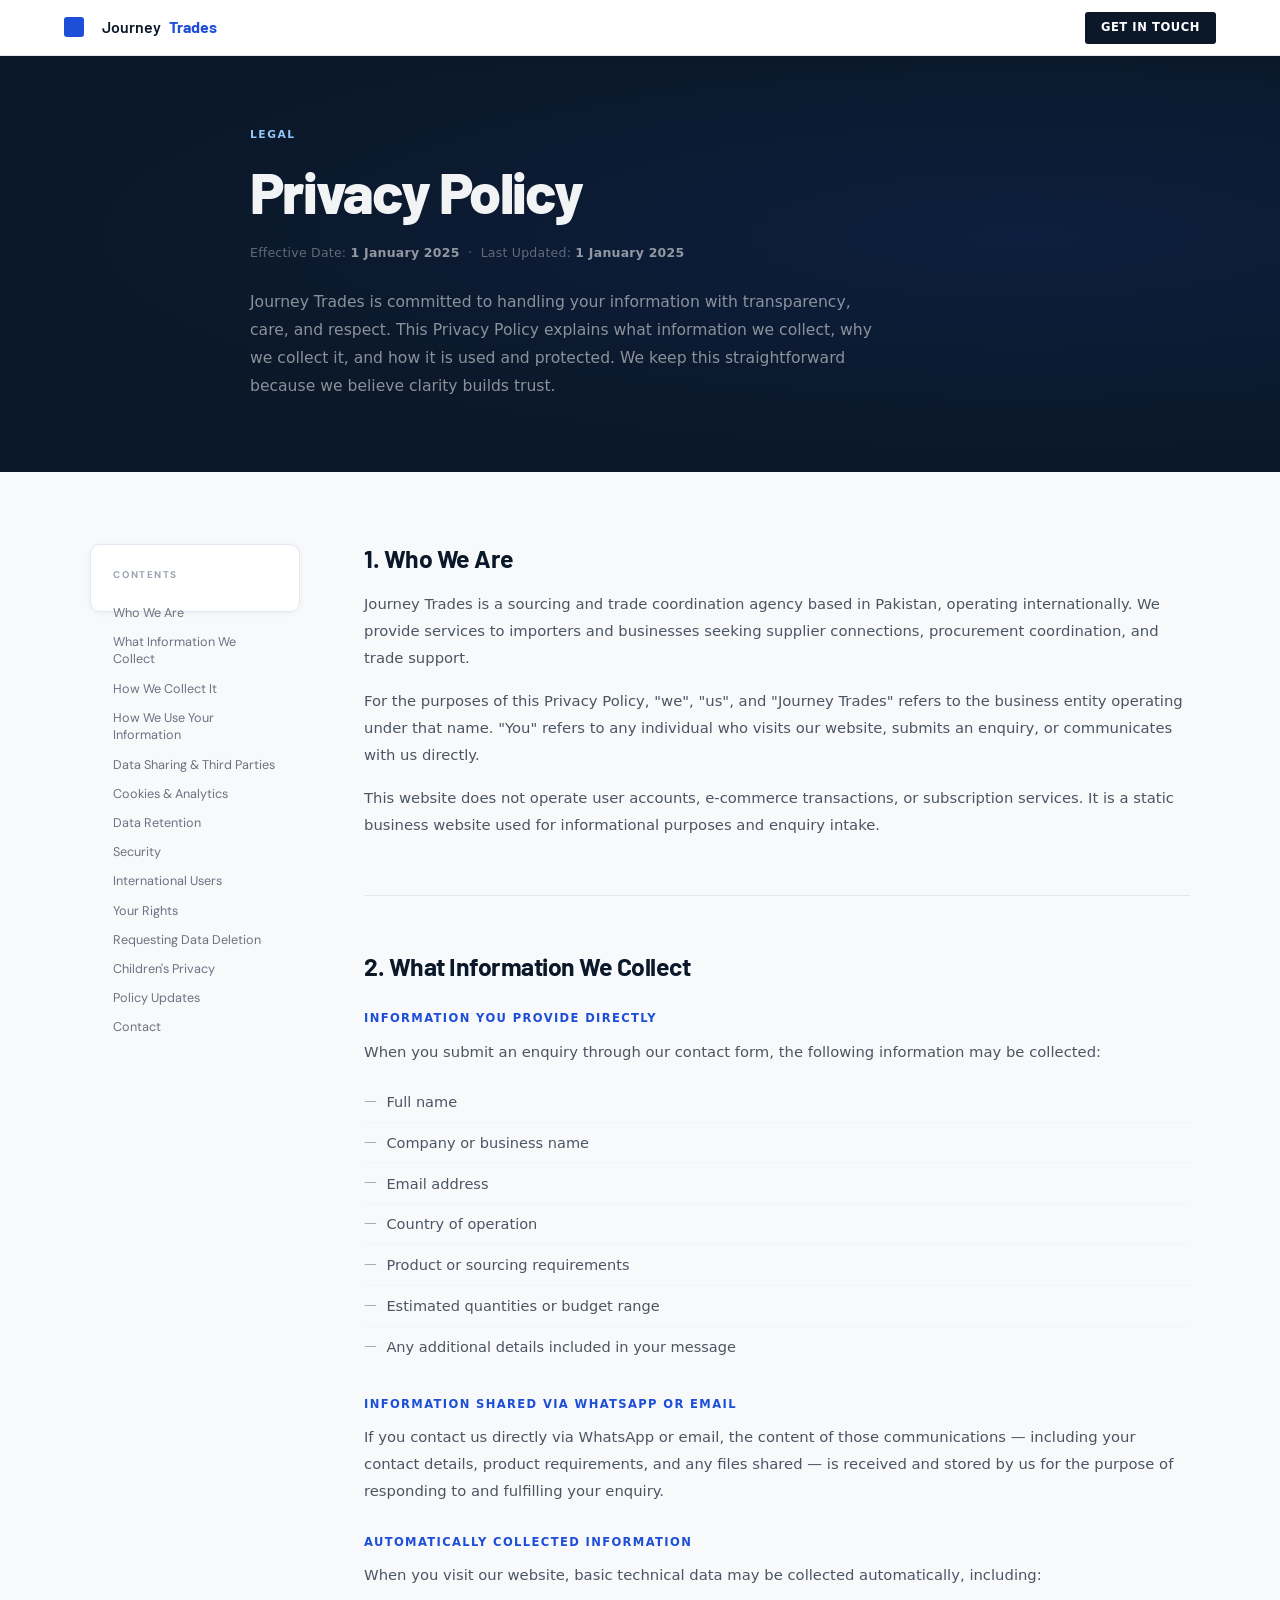
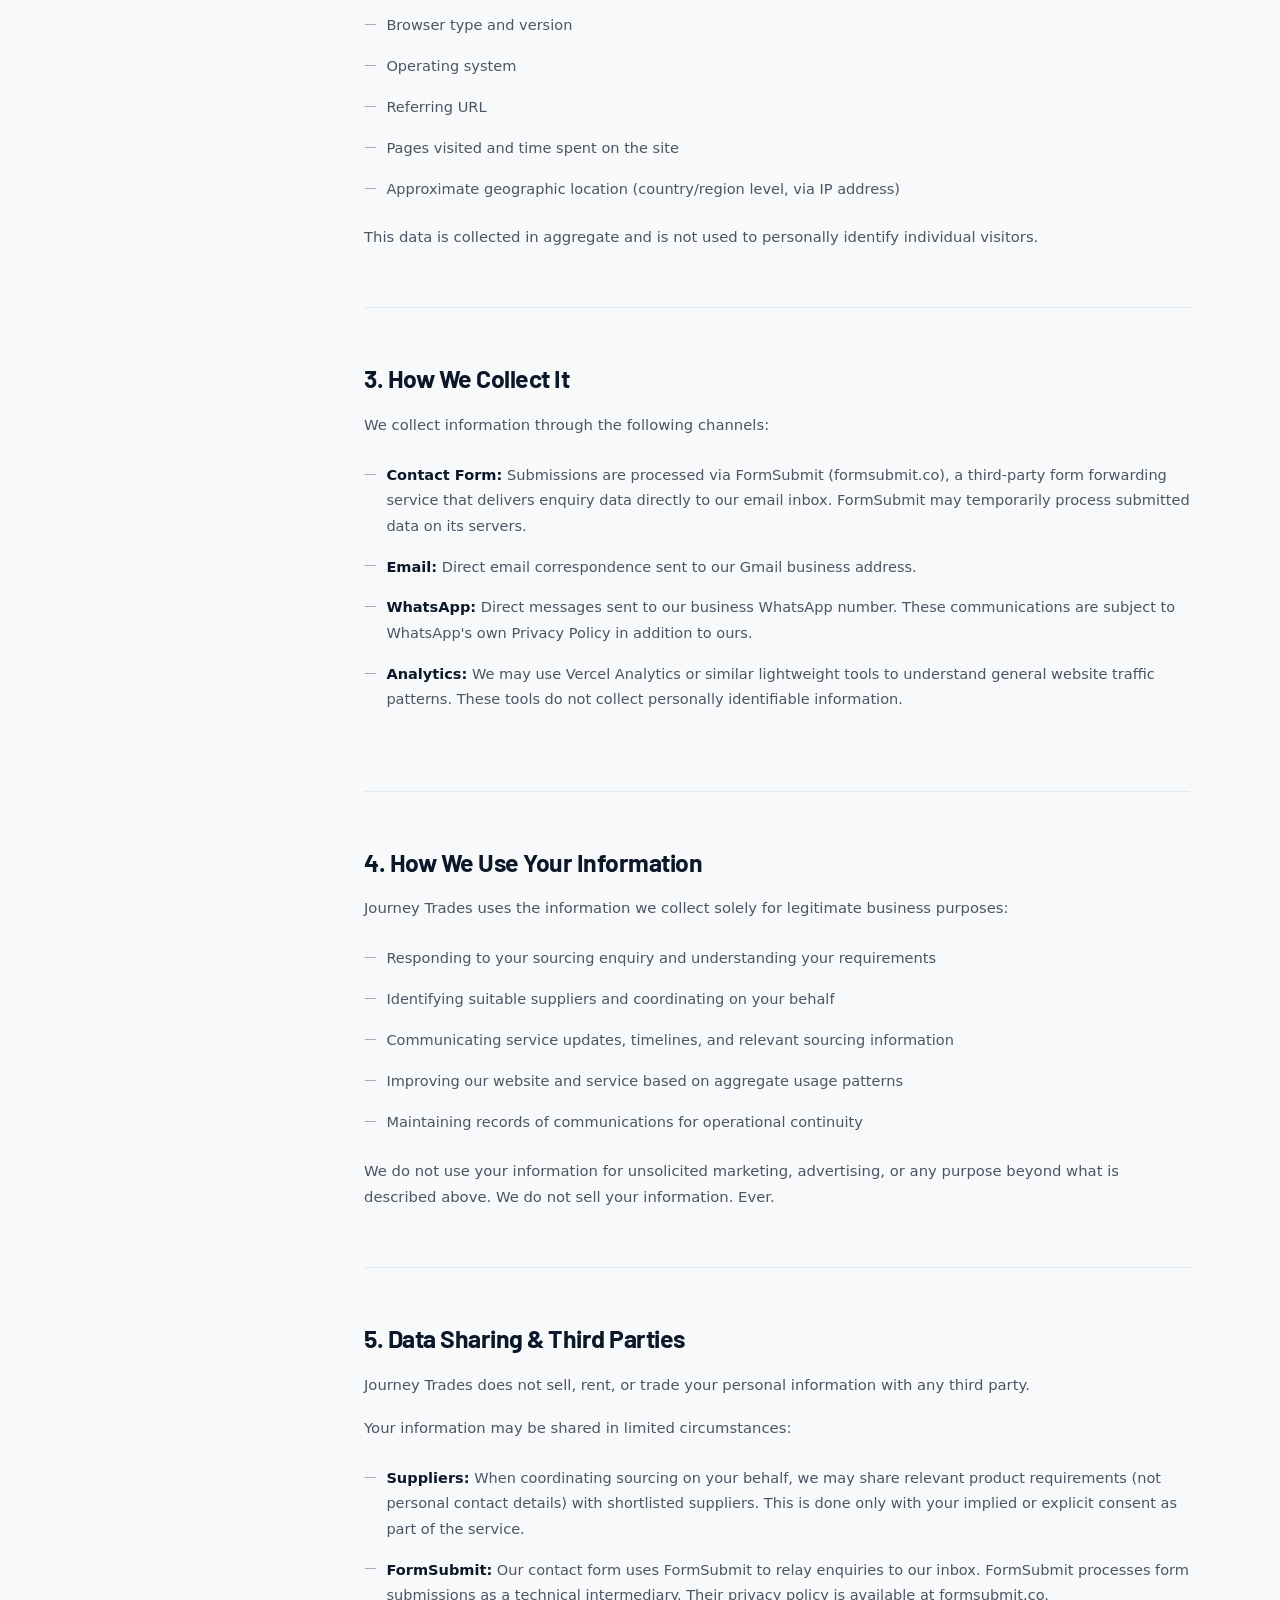
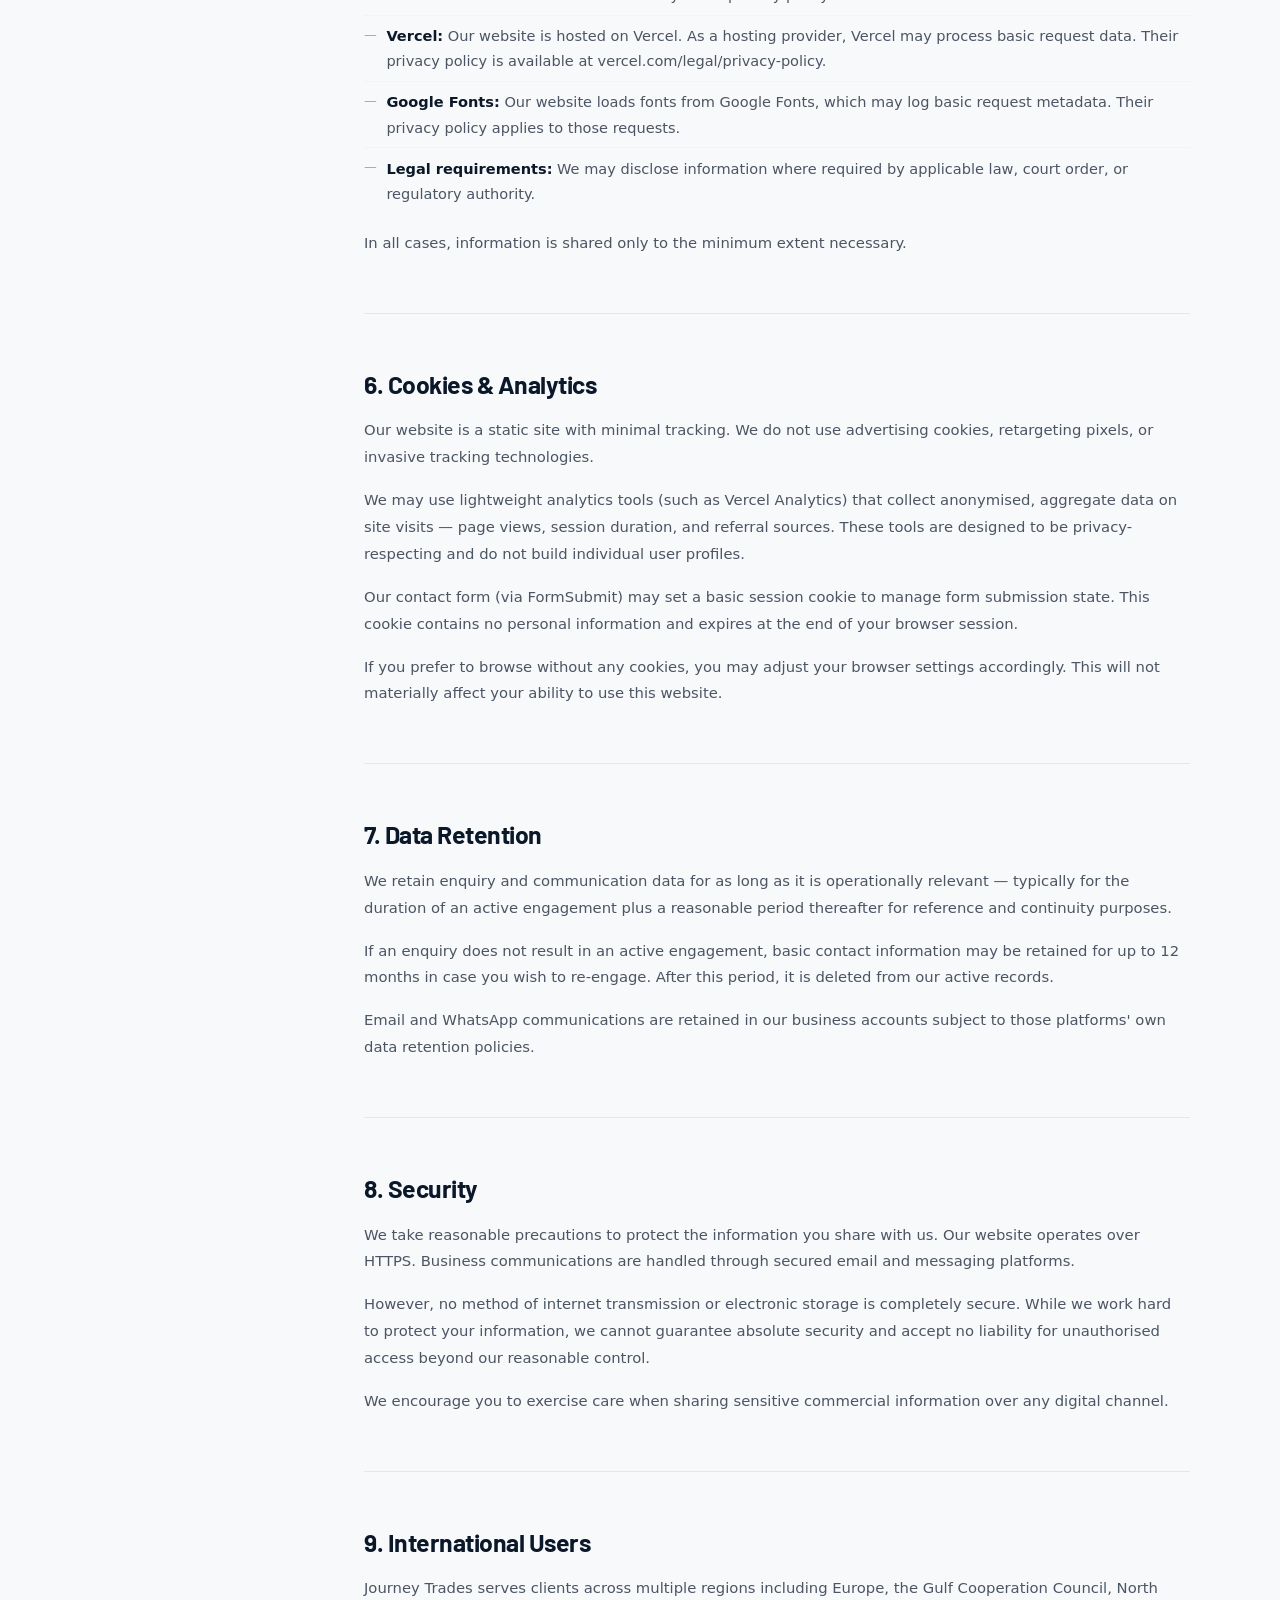
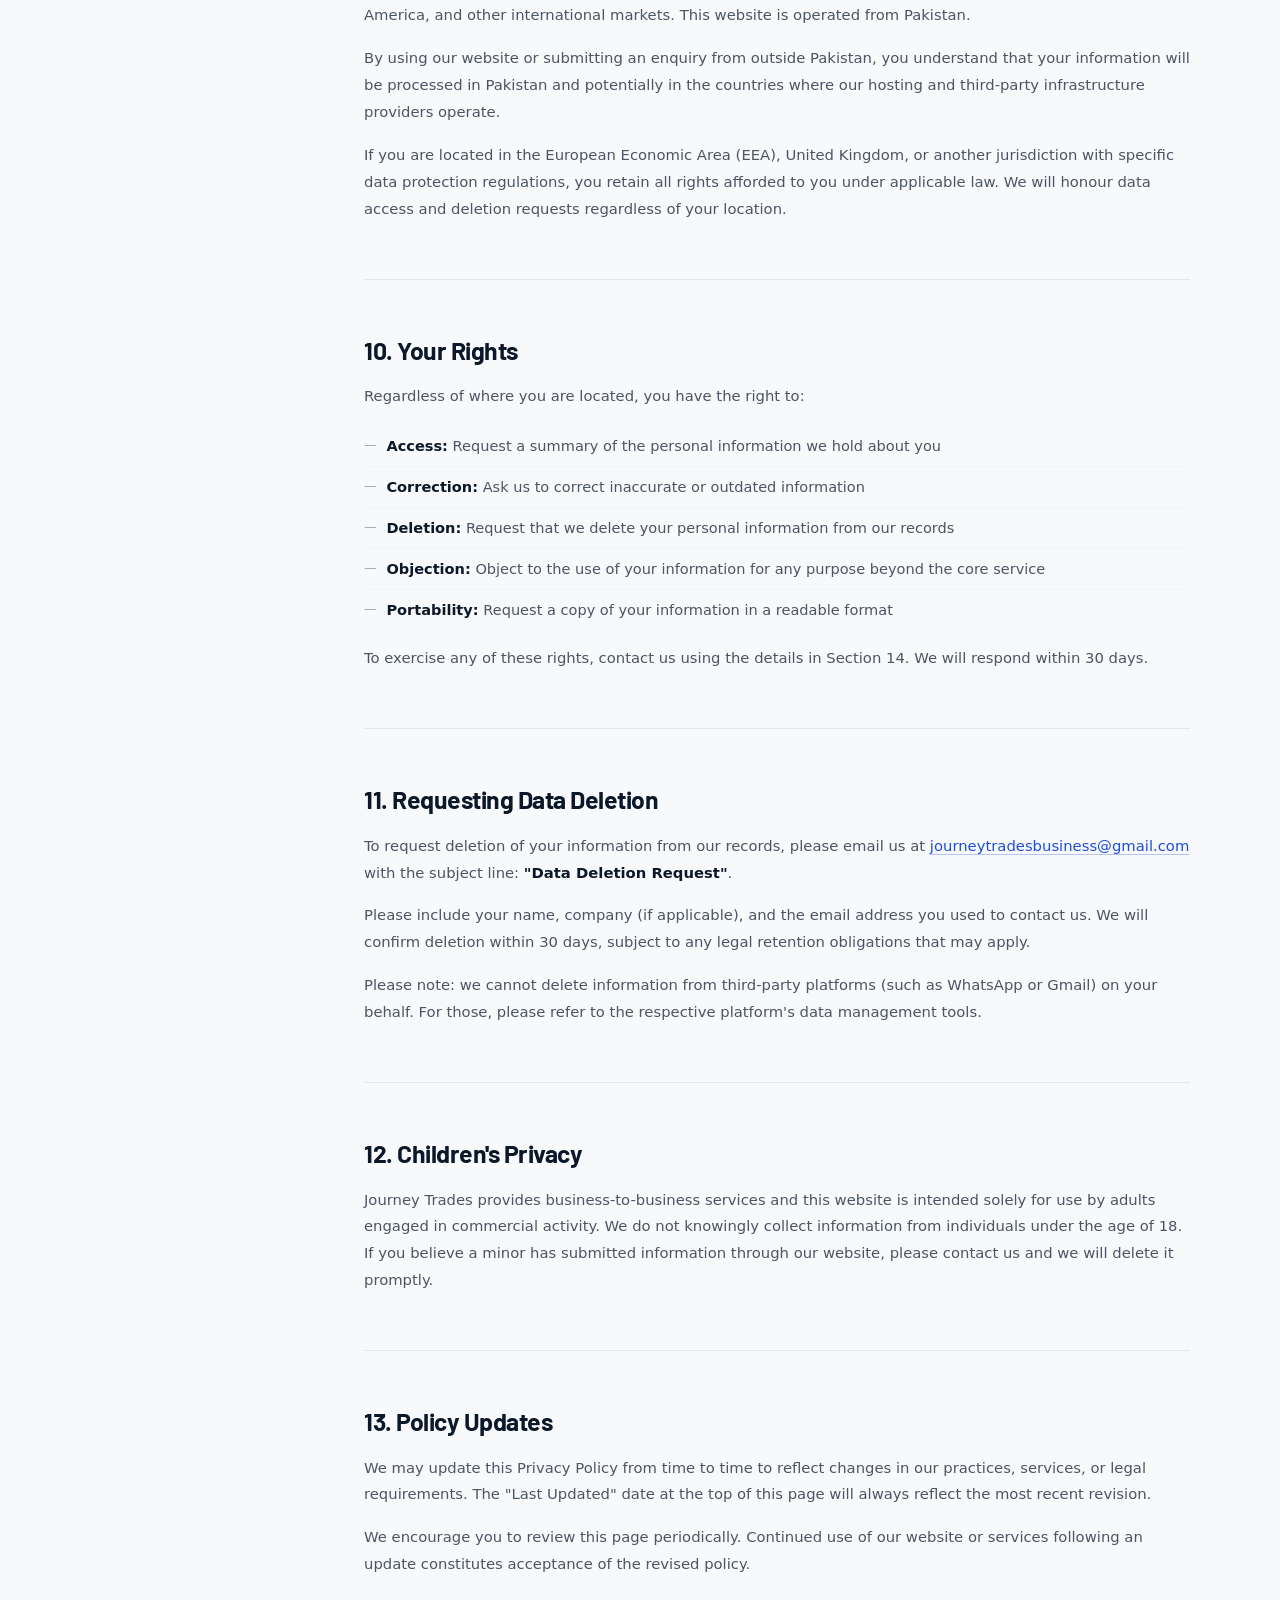
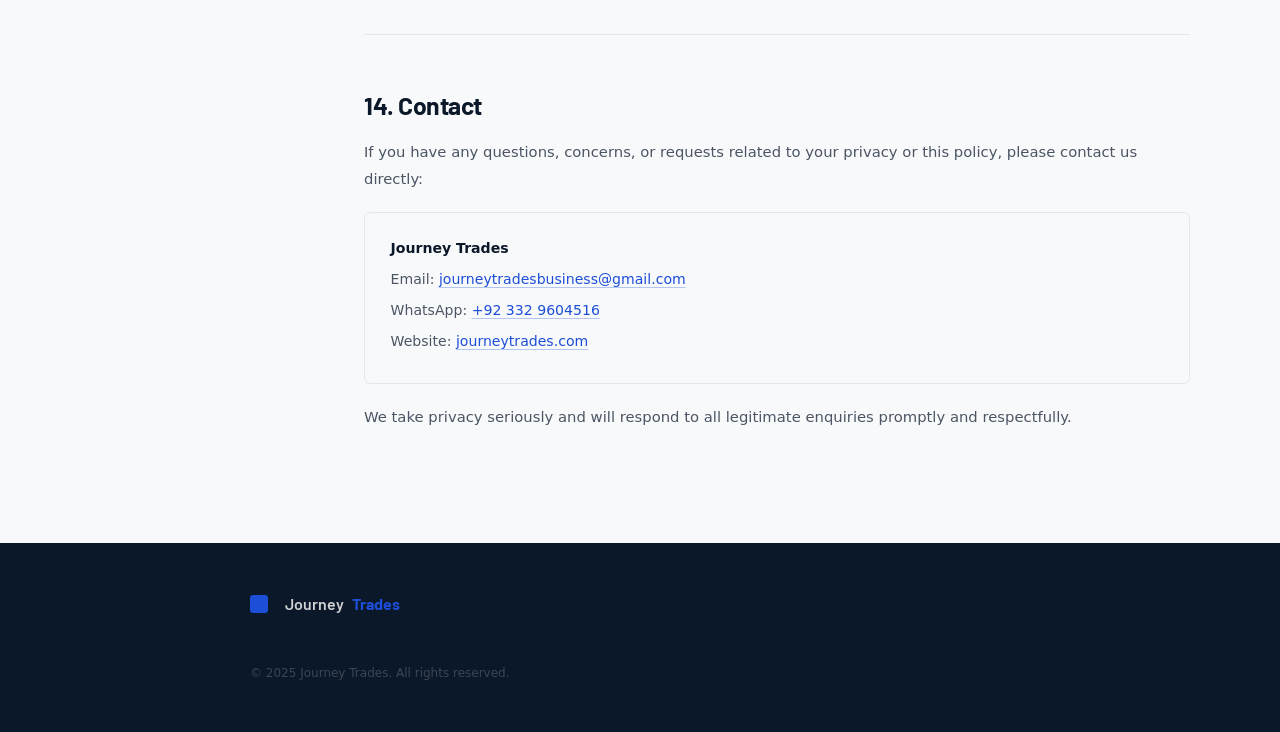
<file: privacy.html>
<!DOCTYPE html>
<html lang="en">
<head>
  <meta charset="UTF-8">
  <meta name="viewport" content="width=device-width, initial-scale=1.0">
  <meta name="description" content="Privacy Policy — Journey Trades. How we collect, use, and protect your information when you use our sourcing and trade coordination services.">
  <meta name="robots" content="noindex, follow">
  <title>Privacy Policy — Journey Trades</title>
  <link rel="canonical" href="https://journeytrades.com/privacy">
  <link rel="icon" type="image/x-icon" href="./assets/favicon/favicon.ico">
  <link rel="icon" type="image/png" sizes="32x32" href="./assets/favicon/favicon-32x32.png">
  <link rel="apple-touch-icon" sizes="180x180" href="./assets/favicon/apple-touch-icon.png">
  <meta name="theme-color" content="#0B1829">
  <link rel="preconnect" href="https://fonts.googleapis.com">
  <link rel="preconnect" href="https://fonts.gstatic.com" crossorigin>
  <link href="https://fonts.googleapis.com/css2?family=Barlow:ital,wght@0,400;0,500;0,600;0,700;0,800;1,700&family=DM+Sans:opsz,wght@9..40,300;9..40,400;9..40,500;9..40,600&display=swap" rel="stylesheet">
  <!-- ?v=2 bypasses Vercel CDN cache and all browser cache — REQUIRED after fixing CSS -->
  <link rel="stylesheet" href="./style.css?v=2">
  <link rel="stylesheet" href="./legal.css?v=2">
</head>
<body class="legal-page">

<nav id="main-nav" role="navigation" aria-label="Main navigation">
  <div class="nav-inner">
    <a href="./" class="nav-logo" aria-label="Journey Trades — home">
      <div class="nav-logo-mark" aria-hidden="true"></div>
      Journey<em>Trades</em>
    </a>
    <div class="nav-right">
      <a href="./#contact" class="nav-cta">Get in Touch</a>
    </div>
  </div>
</nav>

<header class="legal-header">
  <div class="legal-header-inner">
    <span class="section-tag">Legal</span>
    <h1>Privacy Policy</h1>
    <p class="legal-meta">
      Effective Date: <strong>1 January 2025</strong> &nbsp;&middot;&nbsp;
      Last Updated: <strong>1 January 2025</strong>
    </p>
    <p class="legal-intro">
      Journey Trades is committed to handling your information with transparency, care, and respect. This Privacy Policy explains what information we collect, why we collect it, and how it is used and protected. We keep this straightforward because we believe clarity builds trust.
    </p>
  </div>
</header>

<main class="legal-body" id="main-content">
  <div class="legal-inner">

    <nav class="legal-toc" aria-label="Table of contents">
      <h2>Contents</h2>
      <ol>
        <li><a href="#who-we-are">Who We Are</a></li>
        <li><a href="#what-we-collect">What Information We Collect</a></li>
        <li><a href="#how-we-collect">How We Collect It</a></li>
        <li><a href="#how-we-use">How We Use Your Information</a></li>
        <li><a href="#data-sharing">Data Sharing &amp; Third Parties</a></li>
        <li><a href="#cookies">Cookies &amp; Analytics</a></li>
        <li><a href="#retention">Data Retention</a></li>
        <li><a href="#security">Security</a></li>
        <li><a href="#international">International Users</a></li>
        <li><a href="#your-rights">Your Rights</a></li>
        <li><a href="#deletion">Requesting Data Deletion</a></li>
        <li><a href="#children">Children's Privacy</a></li>
        <li><a href="#updates">Policy Updates</a></li>
        <li><a href="#contact">Contact</a></li>
      </ol>
    </nav>

    <div class="legal-content">

      <section id="who-we-are" class="legal-section">
        <h2>1. Who We Are</h2>
        <p>Journey Trades is a sourcing and trade coordination agency based in Pakistan, operating internationally. We provide services to importers and businesses seeking supplier connections, procurement coordination, and trade support.</p>
        <p>For the purposes of this Privacy Policy, "we", "us", and "Journey Trades" refers to the business entity operating under that name. "You" refers to any individual who visits our website, submits an enquiry, or communicates with us directly.</p>
        <p>This website does not operate user accounts, e-commerce transactions, or subscription services. It is a static business website used for informational purposes and enquiry intake.</p>
      </section>

      <section id="what-we-collect" class="legal-section">
        <h2>2. What Information We Collect</h2>
        <h3>Information You Provide Directly</h3>
        <p>When you submit an enquiry through our contact form, the following information may be collected:</p>
        <ul>
          <li>Full name</li>
          <li>Company or business name</li>
          <li>Email address</li>
          <li>Country of operation</li>
          <li>Product or sourcing requirements</li>
          <li>Estimated quantities or budget range</li>
          <li>Any additional details included in your message</li>
        </ul>
        <h3>Information Shared via WhatsApp or Email</h3>
        <p>If you contact us directly via WhatsApp or email, the content of those communications — including your contact details, product requirements, and any files shared — is received and stored by us for the purpose of responding to and fulfilling your enquiry.</p>
        <h3>Automatically Collected Information</h3>
        <p>When you visit our website, basic technical data may be collected automatically, including:</p>
        <ul>
          <li>Browser type and version</li>
          <li>Operating system</li>
          <li>Referring URL</li>
          <li>Pages visited and time spent on the site</li>
          <li>Approximate geographic location (country/region level, via IP address)</li>
        </ul>
        <p>This data is collected in aggregate and is not used to personally identify individual visitors.</p>
      </section>

      <section id="how-we-collect" class="legal-section">
        <h2>3. How We Collect It</h2>
        <p>We collect information through the following channels:</p>
        <ul>
          <li><strong>Contact Form:</strong> Submissions are processed via FormSubmit (formsubmit.co), a third-party form forwarding service that delivers enquiry data directly to our email inbox. FormSubmit may temporarily process submitted data on its servers.</li>
          <li><strong>Email:</strong> Direct email correspondence sent to our Gmail business address.</li>
          <li><strong>WhatsApp:</strong> Direct messages sent to our business WhatsApp number. These communications are subject to WhatsApp's own Privacy Policy in addition to ours.</li>
          <li><strong>Analytics:</strong> We may use Vercel Analytics or similar lightweight tools to understand general website traffic patterns. These tools do not collect personally identifiable information.</li>
        </ul>
      </section>

      <section id="how-we-use" class="legal-section">
        <h2>4. How We Use Your Information</h2>
        <p>Journey Trades uses the information we collect solely for legitimate business purposes:</p>
        <ul>
          <li>Responding to your sourcing enquiry and understanding your requirements</li>
          <li>Identifying suitable suppliers and coordinating on your behalf</li>
          <li>Communicating service updates, timelines, and relevant sourcing information</li>
          <li>Improving our website and service based on aggregate usage patterns</li>
          <li>Maintaining records of communications for operational continuity</li>
        </ul>
        <p>We do not use your information for unsolicited marketing, advertising, or any purpose beyond what is described above. We do not sell your information. Ever.</p>
      </section>

      <section id="data-sharing" class="legal-section">
        <h2>5. Data Sharing &amp; Third Parties</h2>
        <p>Journey Trades does not sell, rent, or trade your personal information with any third party.</p>
        <p>Your information may be shared in limited circumstances:</p>
        <ul>
          <li><strong>Suppliers:</strong> When coordinating sourcing on your behalf, we may share relevant product requirements (not personal contact details) with shortlisted suppliers. This is done only with your implied or explicit consent as part of the service.</li>
          <li><strong>FormSubmit:</strong> Our contact form uses FormSubmit to relay enquiries to our inbox. FormSubmit processes form submissions as a technical intermediary. Their privacy policy is available at formsubmit.co.</li>
          <li><strong>Vercel:</strong> Our website is hosted on Vercel. As a hosting provider, Vercel may process basic request data. Their privacy policy is available at vercel.com/legal/privacy-policy.</li>
          <li><strong>Google Fonts:</strong> Our website loads fonts from Google Fonts, which may log basic request metadata. Their privacy policy applies to those requests.</li>
          <li><strong>Legal requirements:</strong> We may disclose information where required by applicable law, court order, or regulatory authority.</li>
        </ul>
        <p>In all cases, information is shared only to the minimum extent necessary.</p>
      </section>

      <section id="cookies" class="legal-section">
        <h2>6. Cookies &amp; Analytics</h2>
        <p>Our website is a static site with minimal tracking. We do not use advertising cookies, retargeting pixels, or invasive tracking technologies.</p>
        <p>We may use lightweight analytics tools (such as Vercel Analytics) that collect anonymised, aggregate data on site visits — page views, session duration, and referral sources. These tools are designed to be privacy-respecting and do not build individual user profiles.</p>
        <p>Our contact form (via FormSubmit) may set a basic session cookie to manage form submission state. This cookie contains no personal information and expires at the end of your browser session.</p>
        <p>If you prefer to browse without any cookies, you may adjust your browser settings accordingly. This will not materially affect your ability to use this website.</p>
      </section>

      <section id="retention" class="legal-section">
        <h2>7. Data Retention</h2>
        <p>We retain enquiry and communication data for as long as it is operationally relevant — typically for the duration of an active engagement plus a reasonable period thereafter for reference and continuity purposes.</p>
        <p>If an enquiry does not result in an active engagement, basic contact information may be retained for up to 12 months in case you wish to re-engage. After this period, it is deleted from our active records.</p>
        <p>Email and WhatsApp communications are retained in our business accounts subject to those platforms' own data retention policies.</p>
      </section>

      <section id="security" class="legal-section">
        <h2>8. Security</h2>
        <p>We take reasonable precautions to protect the information you share with us. Our website operates over HTTPS. Business communications are handled through secured email and messaging platforms.</p>
        <p>However, no method of internet transmission or electronic storage is completely secure. While we work hard to protect your information, we cannot guarantee absolute security and accept no liability for unauthorised access beyond our reasonable control.</p>
        <p>We encourage you to exercise care when sharing sensitive commercial information over any digital channel.</p>
      </section>

      <section id="international" class="legal-section">
        <h2>9. International Users</h2>
        <p>Journey Trades serves clients across multiple regions including Europe, the Gulf Cooperation Council, North America, and other international markets. This website is operated from Pakistan.</p>
        <p>By using our website or submitting an enquiry from outside Pakistan, you understand that your information will be processed in Pakistan and potentially in the countries where our hosting and third-party infrastructure providers operate.</p>
        <p>If you are located in the European Economic Area (EEA), United Kingdom, or another jurisdiction with specific data protection regulations, you retain all rights afforded to you under applicable law. We will honour data access and deletion requests regardless of your location.</p>
      </section>

      <section id="your-rights" class="legal-section">
        <h2>10. Your Rights</h2>
        <p>Regardless of where you are located, you have the right to:</p>
        <ul>
          <li><strong>Access:</strong> Request a summary of the personal information we hold about you</li>
          <li><strong>Correction:</strong> Ask us to correct inaccurate or outdated information</li>
          <li><strong>Deletion:</strong> Request that we delete your personal information from our records</li>
          <li><strong>Objection:</strong> Object to the use of your information for any purpose beyond the core service</li>
          <li><strong>Portability:</strong> Request a copy of your information in a readable format</li>
        </ul>
        <p>To exercise any of these rights, contact us using the details in Section 14. We will respond within 30 days.</p>
      </section>

      <section id="deletion" class="legal-section">
        <h2>11. Requesting Data Deletion</h2>
        <p>To request deletion of your information from our records, please email us at <a href="mailto:journeytradesbusiness@gmail.com">journeytradesbusiness@gmail.com</a> with the subject line: <strong>"Data Deletion Request"</strong>.</p>
        <p>Please include your name, company (if applicable), and the email address you used to contact us. We will confirm deletion within 30 days, subject to any legal retention obligations that may apply.</p>
        <p>Please note: we cannot delete information from third-party platforms (such as WhatsApp or Gmail) on your behalf. For those, please refer to the respective platform's data management tools.</p>
      </section>

      <section id="children" class="legal-section">
        <h2>12. Children's Privacy</h2>
        <p>Journey Trades provides business-to-business services and this website is intended solely for use by adults engaged in commercial activity. We do not knowingly collect information from individuals under the age of 18. If you believe a minor has submitted information through our website, please contact us and we will delete it promptly.</p>
      </section>

      <section id="updates" class="legal-section">
        <h2>13. Policy Updates</h2>
        <p>We may update this Privacy Policy from time to time to reflect changes in our practices, services, or legal requirements. The "Last Updated" date at the top of this page will always reflect the most recent revision.</p>
        <p>We encourage you to review this page periodically. Continued use of our website or services following an update constitutes acceptance of the revised policy.</p>
      </section>

      <section id="contact" class="legal-section">
        <h2>14. Contact</h2>
        <p>If you have any questions, concerns, or requests related to your privacy or this policy, please contact us directly:</p>
        <div class="legal-contact-block">
          <p><strong>Journey Trades</strong></p>
          <p>Email: <a href="mailto:journeytradesbusiness@gmail.com">journeytradesbusiness@gmail.com</a></p>
          <p>WhatsApp: <a href="https://wa.me/923329604516" target="_blank" rel="noopener noreferrer">+92 332 9604516</a></p>
          <p>Website: <a href="https://journeytrades.com">journeytrades.com</a></p>
        </div>
        <p>We take privacy seriously and will respond to all legitimate enquiries promptly and respectfully.</p>
      </section>

    </div>
  </div>
</main>

<footer class="legal-footer">
  <div class="legal-footer-inner">
    <a href="./" class="footer-logo" aria-label="Journey Trades — home">
      <div class="footer-logo-mark" aria-hidden="true"></div>
      Journey<em>Trades</em>
    </a>
    <nav class="legal-footer-links" aria-label="Legal page links">
      <a href="./terms">Terms &amp; Conditions</a>
      <a href="./privacy" aria-current="page">Privacy Policy</a>
      <a href="./">Back to Website</a>
    </nav>
    <p class="legal-footer-copy">&copy; 2025 Journey Trades. All rights reserved.</p>
  </div>
</footer>

</body>
</html>
</file>
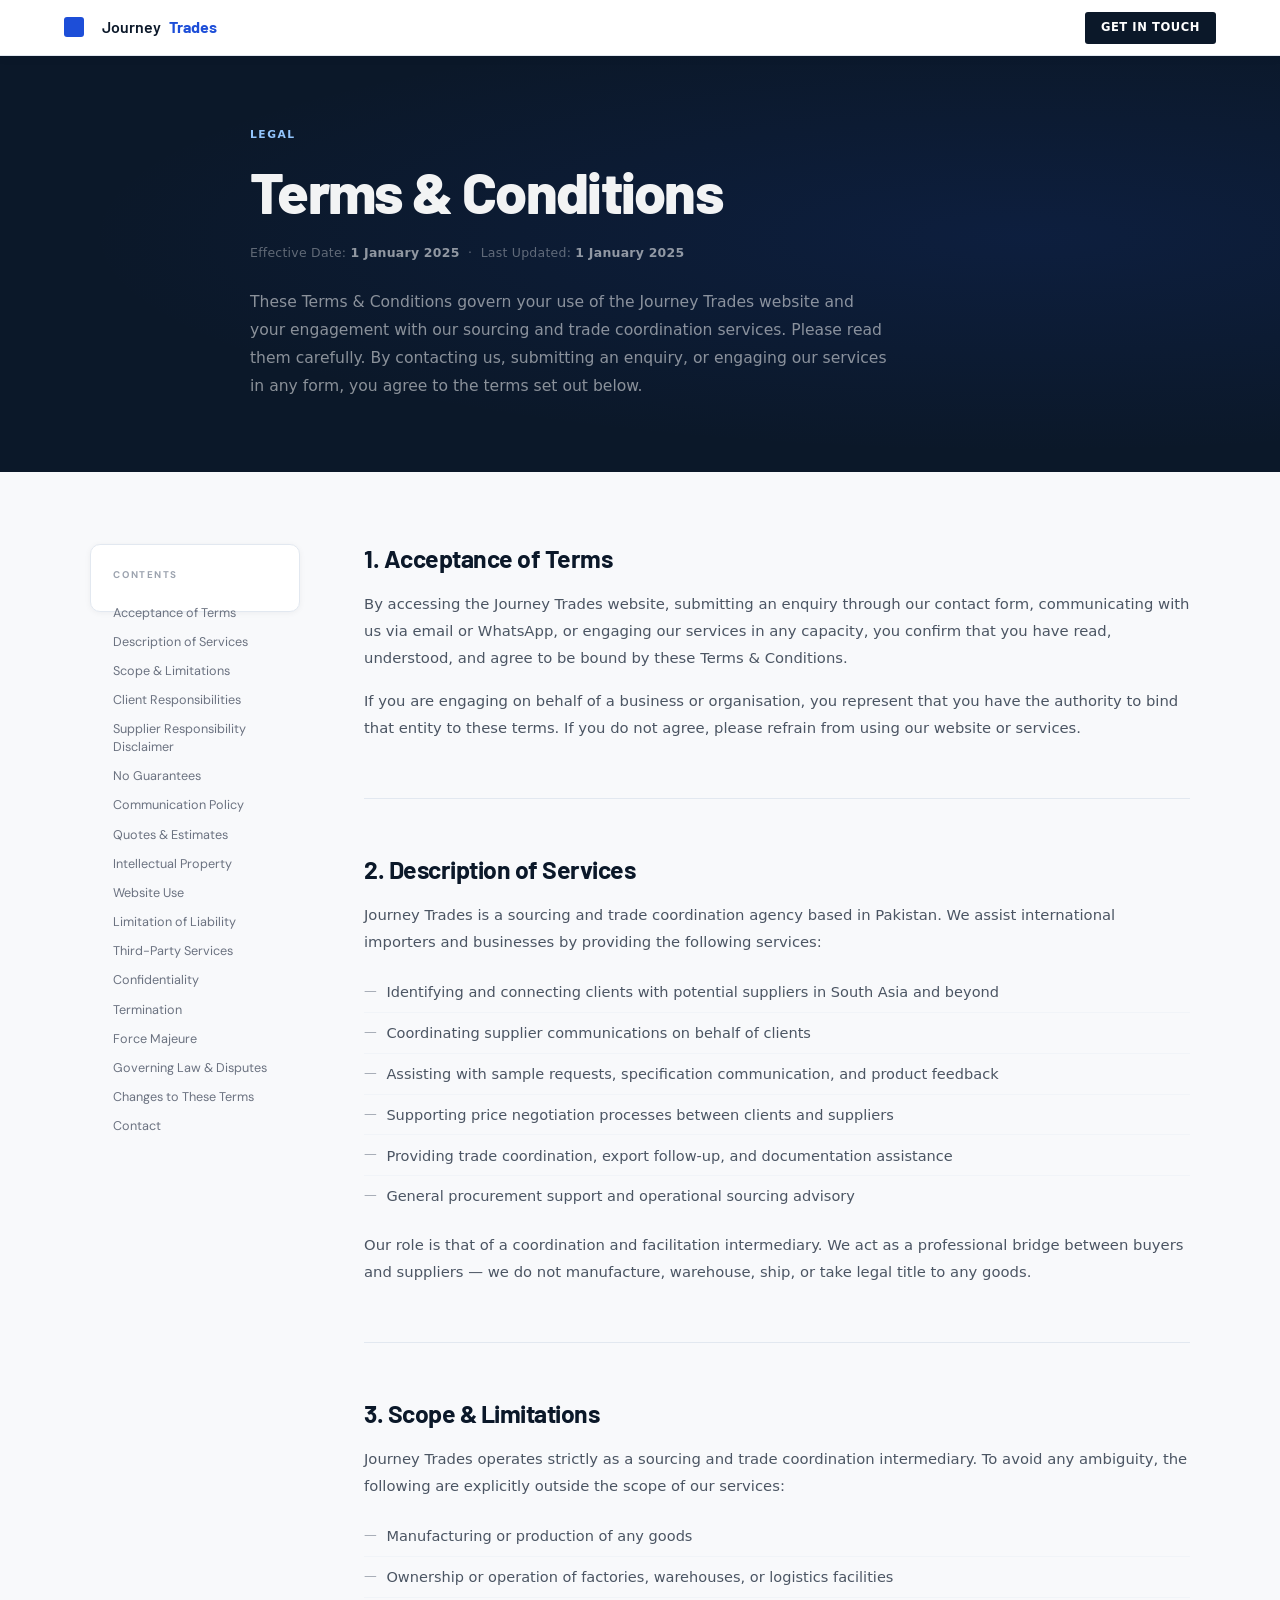
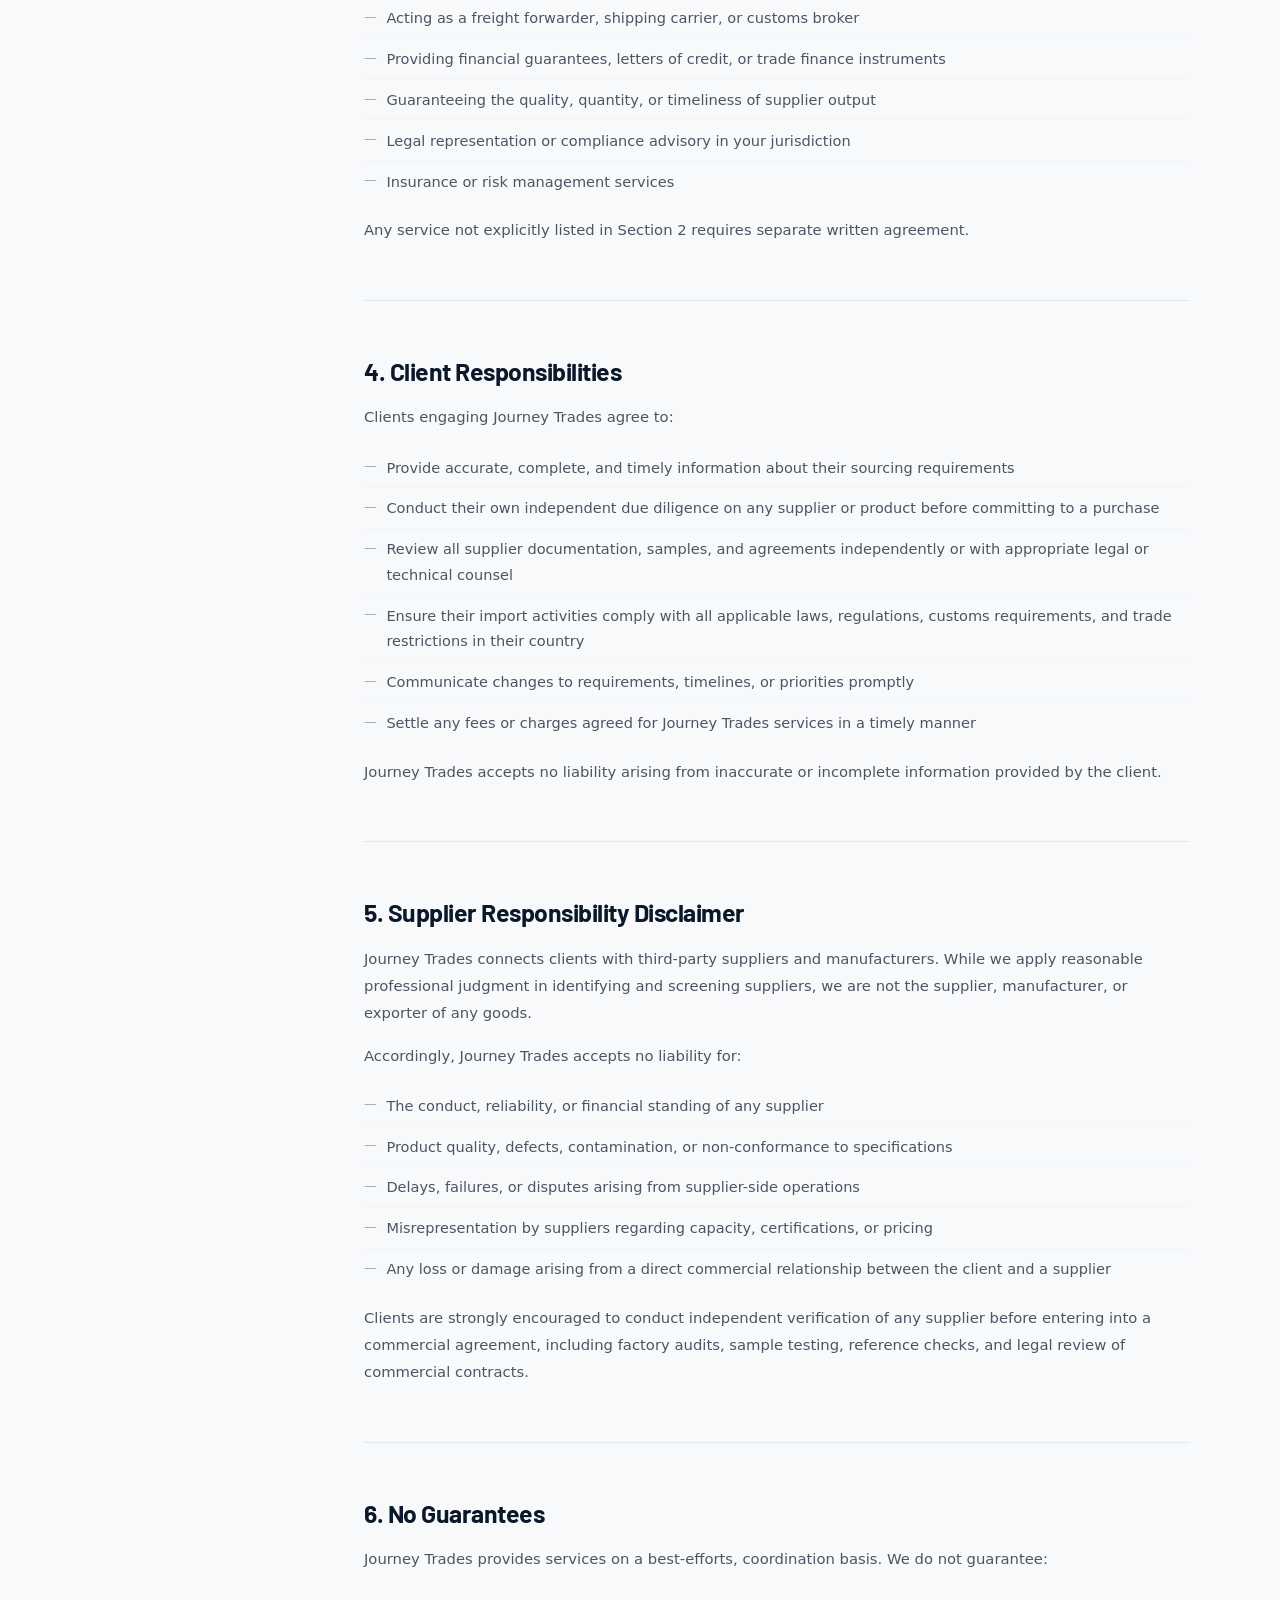
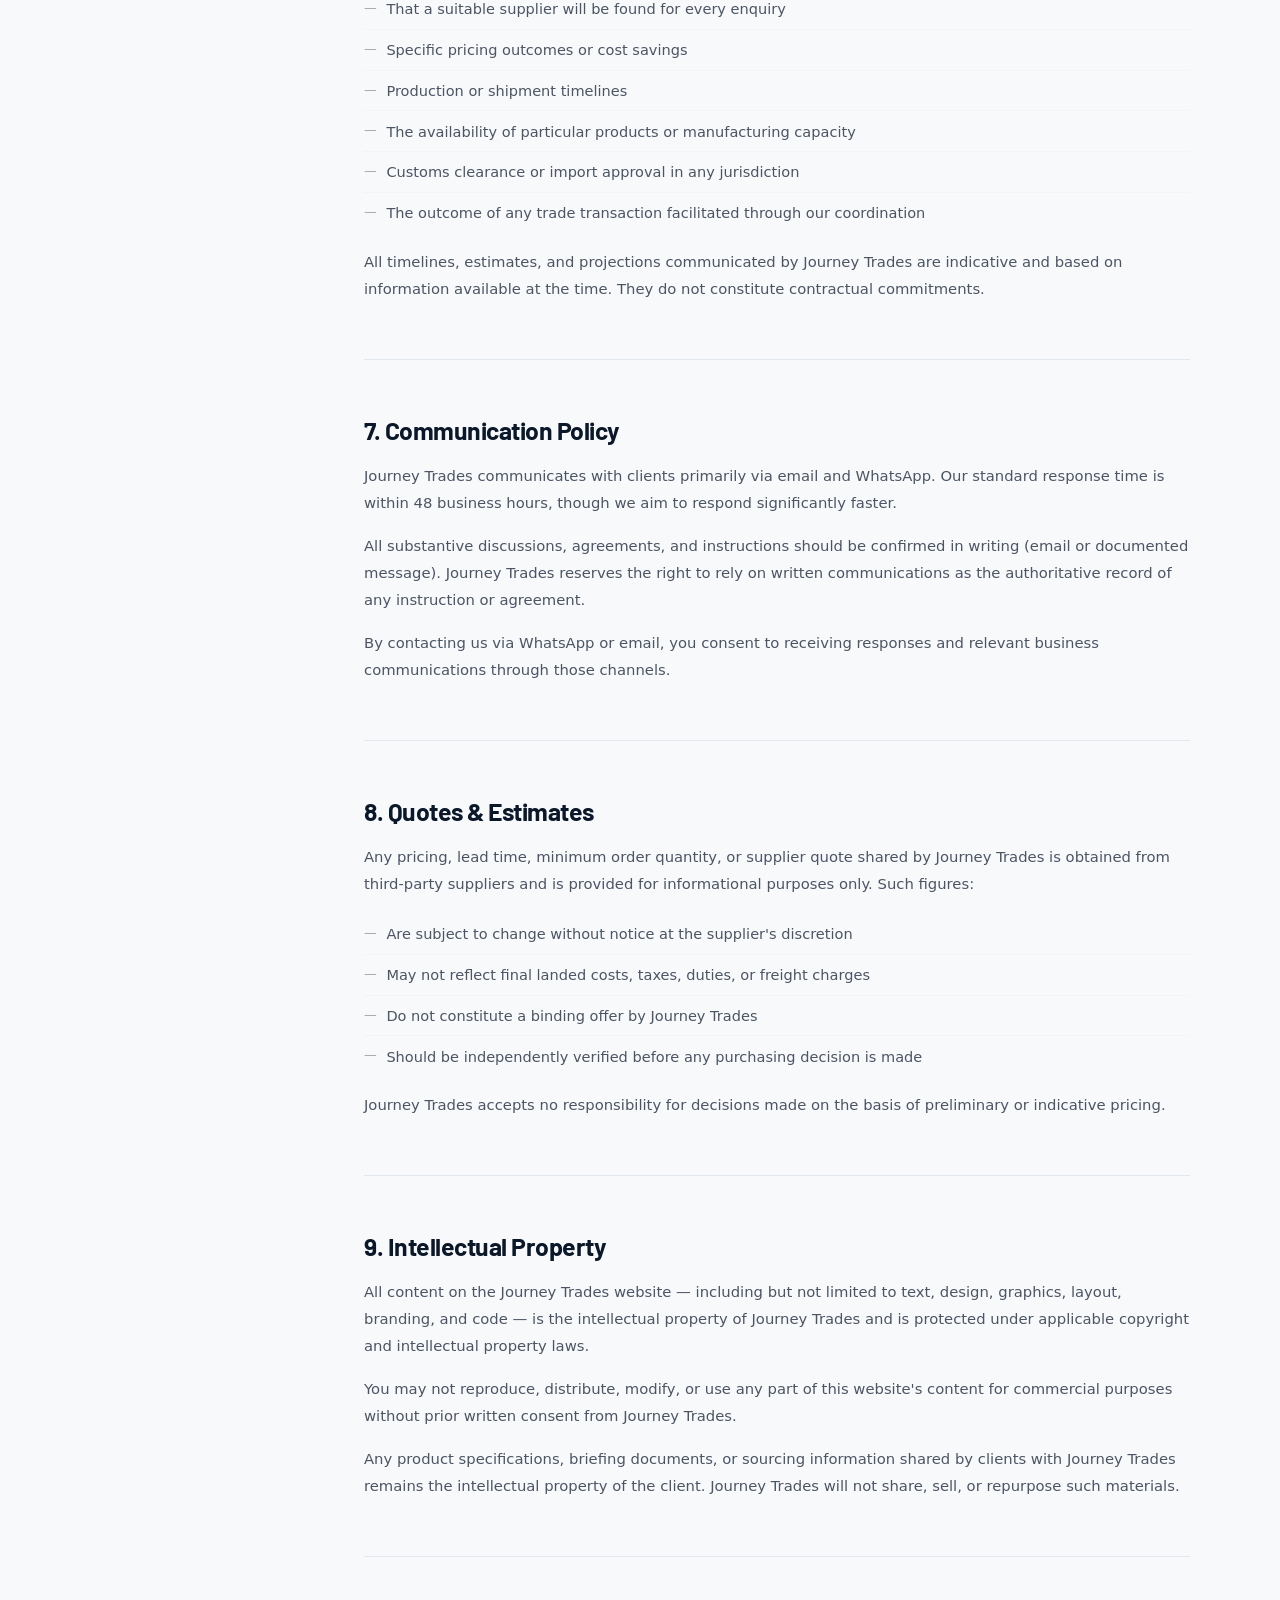
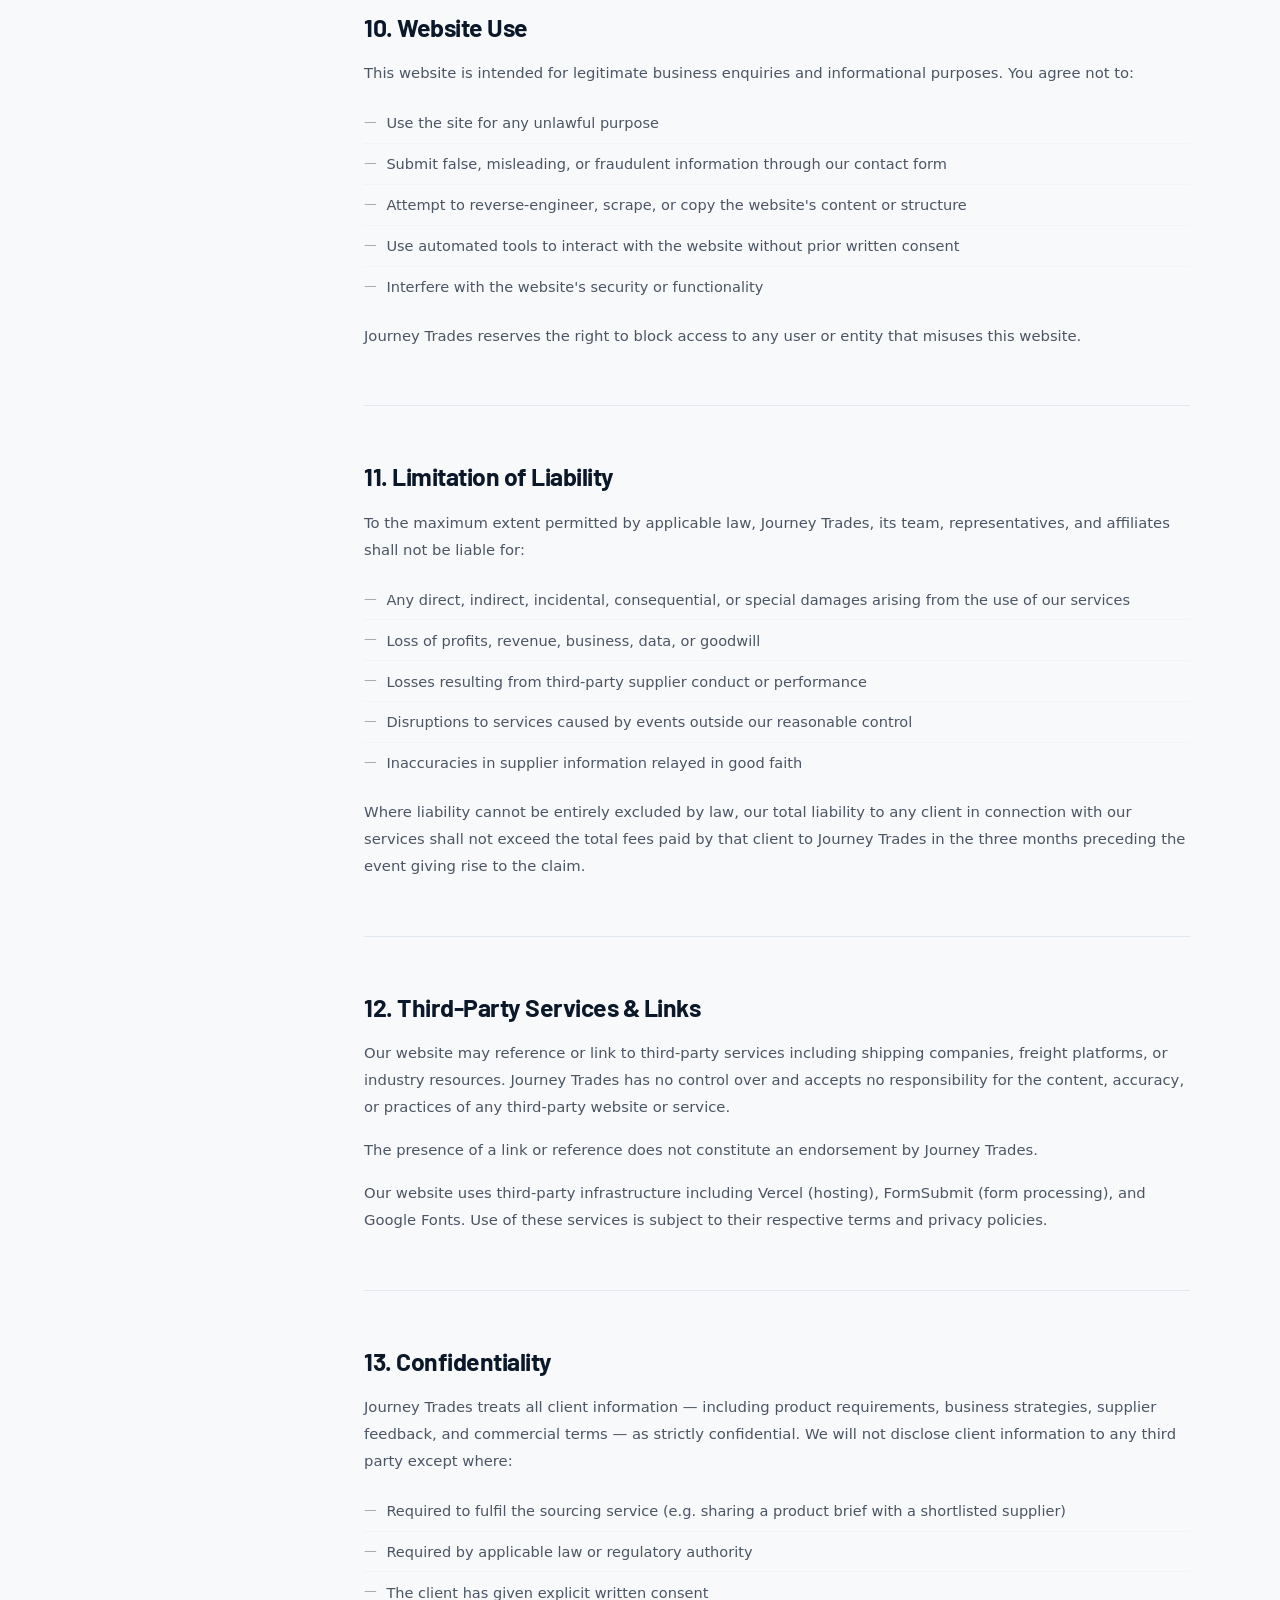
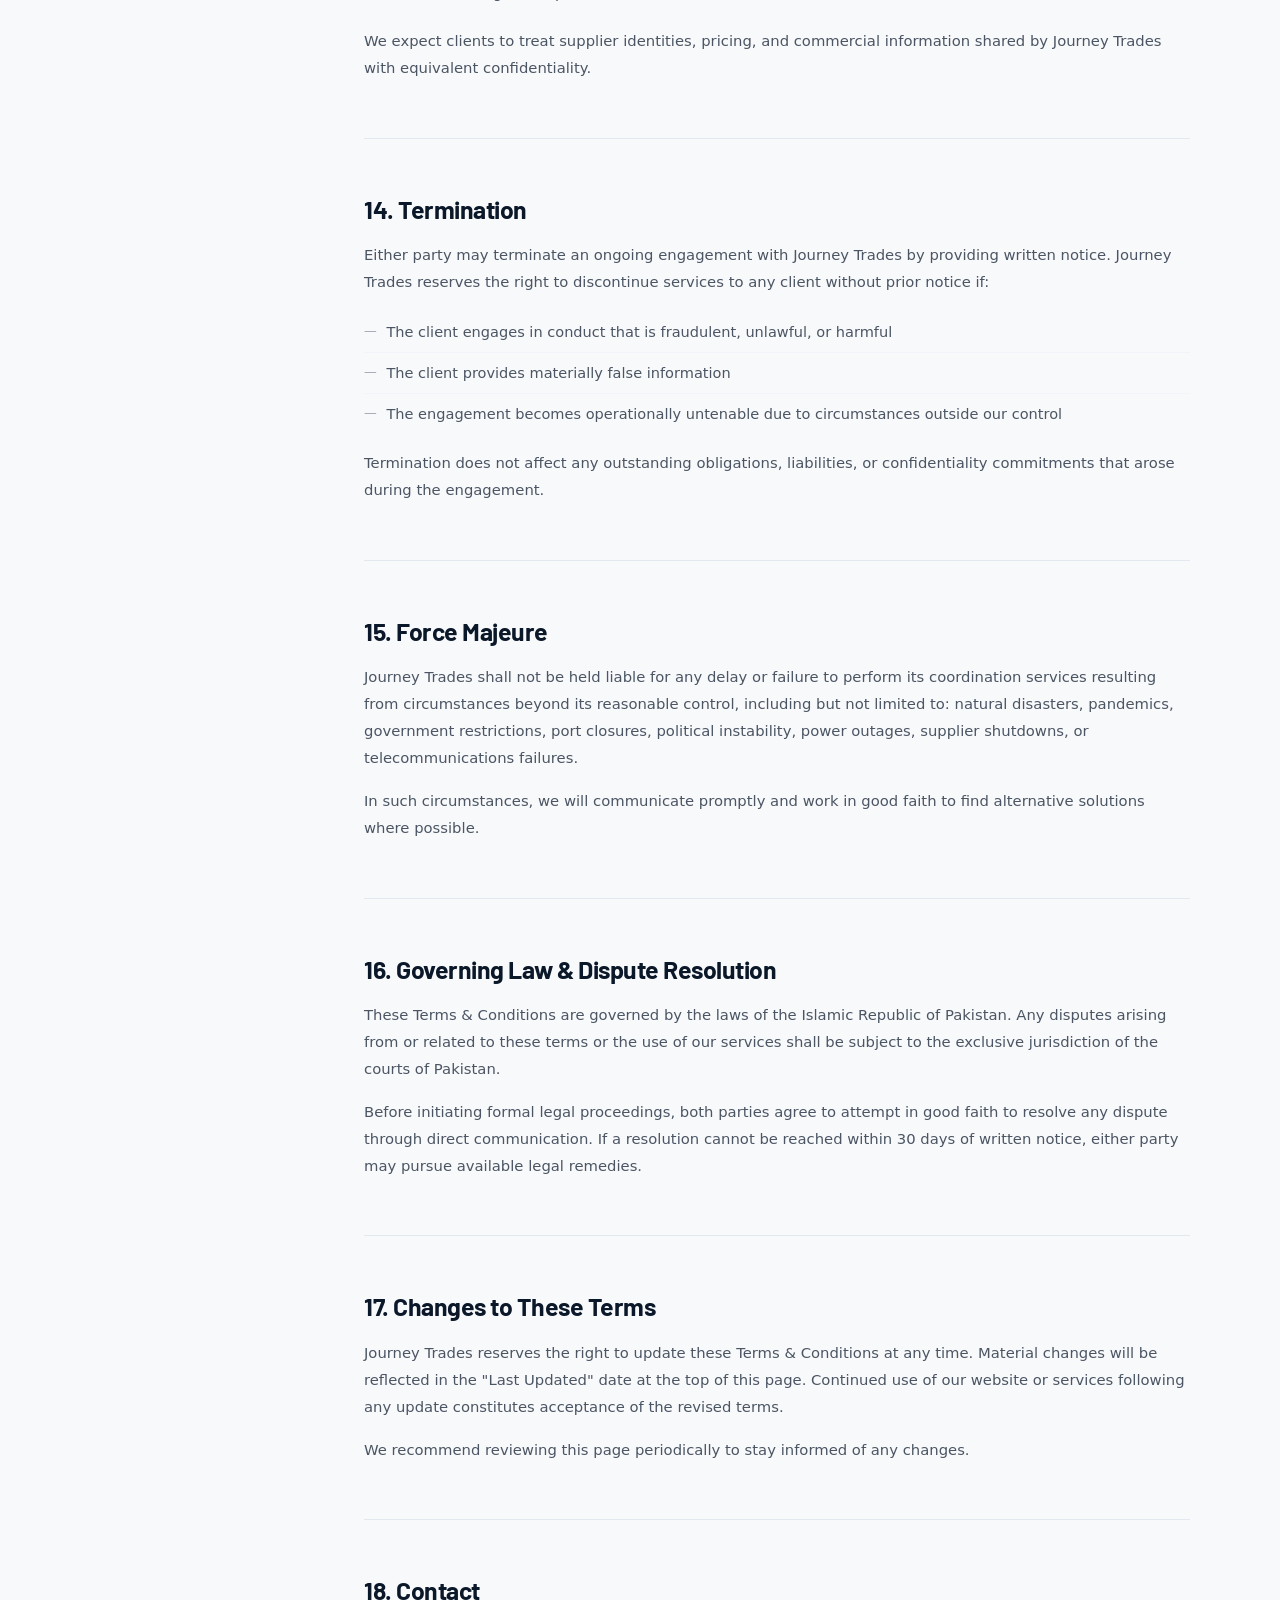
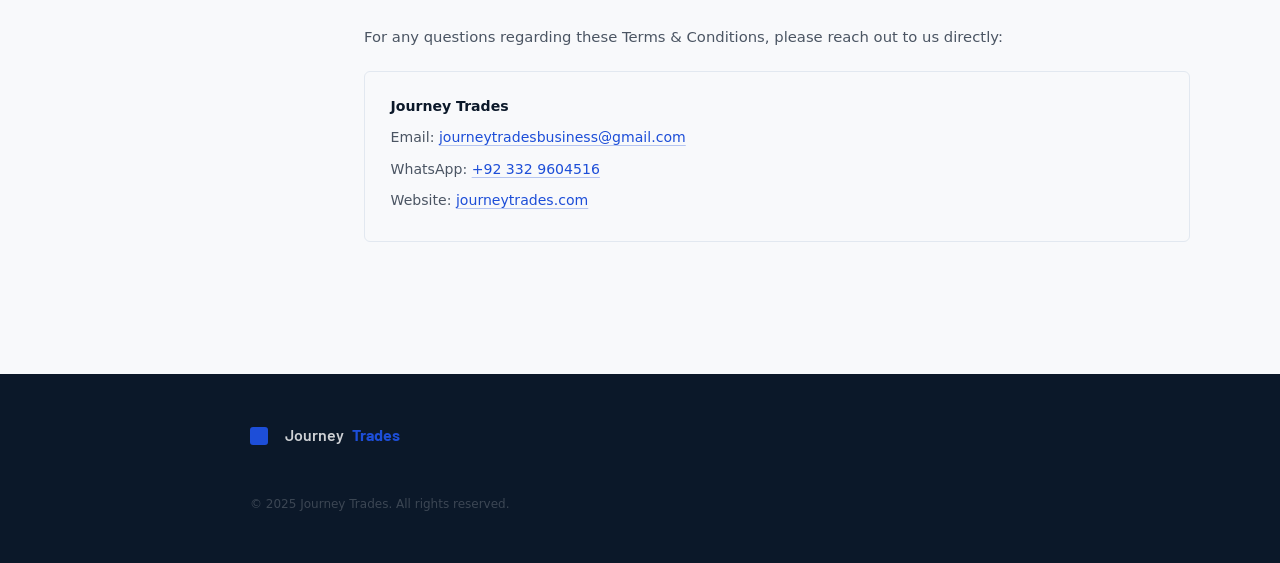
<file: terms.html>
<!DOCTYPE html>
<html lang="en">
<head>
  <meta charset="UTF-8">
  <meta name="viewport" content="width=device-width, initial-scale=1.0">
  <meta name="description" content="Terms and Conditions — Journey Trades. Understand the terms governing your use of our sourcing and trade coordination services.">
  <meta name="robots" content="noindex, follow">
  <title>Terms &amp; Conditions — Journey Trades</title>
  <link rel="canonical" href="https://journeytrades.com/terms">
  <link rel="icon" type="image/x-icon" href="./assets/favicon/favicon.ico">
  <link rel="icon" type="image/png" sizes="32x32" href="./assets/favicon/favicon-32x32.png">
  <link rel="apple-touch-icon" sizes="180x180" href="./assets/favicon/apple-touch-icon.png">
  <meta name="theme-color" content="#0B1829">
  <link rel="preconnect" href="https://fonts.googleapis.com">
  <link rel="preconnect" href="https://fonts.gstatic.com" crossorigin>
  <link href="https://fonts.googleapis.com/css2?family=Barlow:ital,wght@0,400;0,500;0,600;0,700;0,800;1,700&family=DM+Sans:opsz,wght@9..40,300;9..40,400;9..40,500;9..40,600&display=swap" rel="stylesheet">
  <!-- ?v=2 bypasses Vercel CDN cache and all browser cache — REQUIRED after fixing CSS -->
  <link rel="stylesheet" href="./style.css?v=2">
  <link rel="stylesheet" href="./legal.css?v=2">
</head>
<body class="legal-page">

<nav id="main-nav" role="navigation" aria-label="Main navigation">
  <div class="nav-inner">
    <a href="./" class="nav-logo" aria-label="Journey Trades — home">
      <div class="nav-logo-mark" aria-hidden="true"></div>
      Journey<em>Trades</em>
    </a>
    <div class="nav-right">
      <a href="./#contact" class="nav-cta">Get in Touch</a>
    </div>
  </div>
</nav>

<header class="legal-header">
  <div class="legal-header-inner">
    <span class="section-tag">Legal</span>
    <h1>Terms &amp; Conditions</h1>
    <p class="legal-meta">
      Effective Date: <strong>1 January 2025</strong> &nbsp;&middot;&nbsp;
      Last Updated: <strong>1 January 2025</strong>
    </p>
    <p class="legal-intro">
      These Terms &amp; Conditions govern your use of the Journey Trades website and your engagement with our sourcing and trade coordination services. Please read them carefully. By contacting us, submitting an enquiry, or engaging our services in any form, you agree to the terms set out below.
    </p>
  </div>
</header>

<main class="legal-body" id="main-content">
  <div class="legal-inner">

    <nav class="legal-toc" aria-label="Table of contents">
      <h2>Contents</h2>
      <ol>
        <li><a href="#acceptance">Acceptance of Terms</a></li>
        <li><a href="#services">Description of Services</a></li>
        <li><a href="#scope">Scope &amp; Limitations</a></li>
        <li><a href="#client-responsibilities">Client Responsibilities</a></li>
        <li><a href="#supplier-disclaimer">Supplier Responsibility Disclaimer</a></li>
        <li><a href="#no-guarantees">No Guarantees</a></li>
        <li><a href="#communication">Communication Policy</a></li>
        <li><a href="#quotes">Quotes &amp; Estimates</a></li>
        <li><a href="#ip">Intellectual Property</a></li>
        <li><a href="#website-use">Website Use</a></li>
        <li><a href="#liability">Limitation of Liability</a></li>
        <li><a href="#third-party">Third-Party Services</a></li>
        <li><a href="#confidentiality">Confidentiality</a></li>
        <li><a href="#termination">Termination</a></li>
        <li><a href="#force-majeure">Force Majeure</a></li>
        <li><a href="#governing-law">Governing Law &amp; Disputes</a></li>
        <li><a href="#changes">Changes to These Terms</a></li>
        <li><a href="#contact">Contact</a></li>
      </ol>
    </nav>

    <div class="legal-content">

      <section id="acceptance" class="legal-section">
        <h2>1. Acceptance of Terms</h2>
        <p>By accessing the Journey Trades website, submitting an enquiry through our contact form, communicating with us via email or WhatsApp, or engaging our services in any capacity, you confirm that you have read, understood, and agree to be bound by these Terms &amp; Conditions.</p>
        <p>If you are engaging on behalf of a business or organisation, you represent that you have the authority to bind that entity to these terms. If you do not agree, please refrain from using our website or services.</p>
      </section>

      <section id="services" class="legal-section">
        <h2>2. Description of Services</h2>
        <p>Journey Trades is a sourcing and trade coordination agency based in Pakistan. We assist international importers and businesses by providing the following services:</p>
        <ul>
          <li>Identifying and connecting clients with potential suppliers in South Asia and beyond</li>
          <li>Coordinating supplier communications on behalf of clients</li>
          <li>Assisting with sample requests, specification communication, and product feedback</li>
          <li>Supporting price negotiation processes between clients and suppliers</li>
          <li>Providing trade coordination, export follow-up, and documentation assistance</li>
          <li>General procurement support and operational sourcing advisory</li>
        </ul>
        <p>Our role is that of a coordination and facilitation intermediary. We act as a professional bridge between buyers and suppliers — we do not manufacture, warehouse, ship, or take legal title to any goods.</p>
      </section>

      <section id="scope" class="legal-section">
        <h2>3. Scope &amp; Limitations</h2>
        <p>Journey Trades operates strictly as a sourcing and trade coordination intermediary. To avoid any ambiguity, the following are explicitly outside the scope of our services:</p>
        <ul>
          <li>Manufacturing or production of any goods</li>
          <li>Ownership or operation of factories, warehouses, or logistics facilities</li>
          <li>Acting as a freight forwarder, shipping carrier, or customs broker</li>
          <li>Providing financial guarantees, letters of credit, or trade finance instruments</li>
          <li>Guaranteeing the quality, quantity, or timeliness of supplier output</li>
          <li>Legal representation or compliance advisory in your jurisdiction</li>
          <li>Insurance or risk management services</li>
        </ul>
        <p>Any service not explicitly listed in Section 2 requires separate written agreement.</p>
      </section>

      <section id="client-responsibilities" class="legal-section">
        <h2>4. Client Responsibilities</h2>
        <p>Clients engaging Journey Trades agree to:</p>
        <ul>
          <li>Provide accurate, complete, and timely information about their sourcing requirements</li>
          <li>Conduct their own independent due diligence on any supplier or product before committing to a purchase</li>
          <li>Review all supplier documentation, samples, and agreements independently or with appropriate legal or technical counsel</li>
          <li>Ensure their import activities comply with all applicable laws, regulations, customs requirements, and trade restrictions in their country</li>
          <li>Communicate changes to requirements, timelines, or priorities promptly</li>
          <li>Settle any fees or charges agreed for Journey Trades services in a timely manner</li>
        </ul>
        <p>Journey Trades accepts no liability arising from inaccurate or incomplete information provided by the client.</p>
      </section>

      <section id="supplier-disclaimer" class="legal-section">
        <h2>5. Supplier Responsibility Disclaimer</h2>
        <p>Journey Trades connects clients with third-party suppliers and manufacturers. While we apply reasonable professional judgment in identifying and screening suppliers, we are not the supplier, manufacturer, or exporter of any goods.</p>
        <p>Accordingly, Journey Trades accepts no liability for:</p>
        <ul>
          <li>The conduct, reliability, or financial standing of any supplier</li>
          <li>Product quality, defects, contamination, or non-conformance to specifications</li>
          <li>Delays, failures, or disputes arising from supplier-side operations</li>
          <li>Misrepresentation by suppliers regarding capacity, certifications, or pricing</li>
          <li>Any loss or damage arising from a direct commercial relationship between the client and a supplier</li>
        </ul>
        <p>Clients are strongly encouraged to conduct independent verification of any supplier before entering into a commercial agreement, including factory audits, sample testing, reference checks, and legal review of commercial contracts.</p>
      </section>

      <section id="no-guarantees" class="legal-section">
        <h2>6. No Guarantees</h2>
        <p>Journey Trades provides services on a best-efforts, coordination basis. We do not guarantee:</p>
        <ul>
          <li>That a suitable supplier will be found for every enquiry</li>
          <li>Specific pricing outcomes or cost savings</li>
          <li>Production or shipment timelines</li>
          <li>The availability of particular products or manufacturing capacity</li>
          <li>Customs clearance or import approval in any jurisdiction</li>
          <li>The outcome of any trade transaction facilitated through our coordination</li>
        </ul>
        <p>All timelines, estimates, and projections communicated by Journey Trades are indicative and based on information available at the time. They do not constitute contractual commitments.</p>
      </section>

      <section id="communication" class="legal-section">
        <h2>7. Communication Policy</h2>
        <p>Journey Trades communicates with clients primarily via email and WhatsApp. Our standard response time is within 48 business hours, though we aim to respond significantly faster.</p>
        <p>All substantive discussions, agreements, and instructions should be confirmed in writing (email or documented message). Journey Trades reserves the right to rely on written communications as the authoritative record of any instruction or agreement.</p>
        <p>By contacting us via WhatsApp or email, you consent to receiving responses and relevant business communications through those channels.</p>
      </section>

      <section id="quotes" class="legal-section">
        <h2>8. Quotes &amp; Estimates</h2>
        <p>Any pricing, lead time, minimum order quantity, or supplier quote shared by Journey Trades is obtained from third-party suppliers and is provided for informational purposes only. Such figures:</p>
        <ul>
          <li>Are subject to change without notice at the supplier's discretion</li>
          <li>May not reflect final landed costs, taxes, duties, or freight charges</li>
          <li>Do not constitute a binding offer by Journey Trades</li>
          <li>Should be independently verified before any purchasing decision is made</li>
        </ul>
        <p>Journey Trades accepts no responsibility for decisions made on the basis of preliminary or indicative pricing.</p>
      </section>

      <section id="ip" class="legal-section">
        <h2>9. Intellectual Property</h2>
        <p>All content on the Journey Trades website — including but not limited to text, design, graphics, layout, branding, and code — is the intellectual property of Journey Trades and is protected under applicable copyright and intellectual property laws.</p>
        <p>You may not reproduce, distribute, modify, or use any part of this website's content for commercial purposes without prior written consent from Journey Trades.</p>
        <p>Any product specifications, briefing documents, or sourcing information shared by clients with Journey Trades remains the intellectual property of the client. Journey Trades will not share, sell, or repurpose such materials.</p>
      </section>

      <section id="website-use" class="legal-section">
        <h2>10. Website Use</h2>
        <p>This website is intended for legitimate business enquiries and informational purposes. You agree not to:</p>
        <ul>
          <li>Use the site for any unlawful purpose</li>
          <li>Submit false, misleading, or fraudulent information through our contact form</li>
          <li>Attempt to reverse-engineer, scrape, or copy the website's content or structure</li>
          <li>Use automated tools to interact with the website without prior written consent</li>
          <li>Interfere with the website's security or functionality</li>
        </ul>
        <p>Journey Trades reserves the right to block access to any user or entity that misuses this website.</p>
      </section>

      <section id="liability" class="legal-section">
        <h2>11. Limitation of Liability</h2>
        <p>To the maximum extent permitted by applicable law, Journey Trades, its team, representatives, and affiliates shall not be liable for:</p>
        <ul>
          <li>Any direct, indirect, incidental, consequential, or special damages arising from the use of our services</li>
          <li>Loss of profits, revenue, business, data, or goodwill</li>
          <li>Losses resulting from third-party supplier conduct or performance</li>
          <li>Disruptions to services caused by events outside our reasonable control</li>
          <li>Inaccuracies in supplier information relayed in good faith</li>
        </ul>
        <p>Where liability cannot be entirely excluded by law, our total liability to any client in connection with our services shall not exceed the total fees paid by that client to Journey Trades in the three months preceding the event giving rise to the claim.</p>
      </section>

      <section id="third-party" class="legal-section">
        <h2>12. Third-Party Services &amp; Links</h2>
        <p>Our website may reference or link to third-party services including shipping companies, freight platforms, or industry resources. Journey Trades has no control over and accepts no responsibility for the content, accuracy, or practices of any third-party website or service.</p>
        <p>The presence of a link or reference does not constitute an endorsement by Journey Trades.</p>
        <p>Our website uses third-party infrastructure including Vercel (hosting), FormSubmit (form processing), and Google Fonts. Use of these services is subject to their respective terms and privacy policies.</p>
      </section>

      <section id="confidentiality" class="legal-section">
        <h2>13. Confidentiality</h2>
        <p>Journey Trades treats all client information — including product requirements, business strategies, supplier feedback, and commercial terms — as strictly confidential. We will not disclose client information to any third party except where:</p>
        <ul>
          <li>Required to fulfil the sourcing service (e.g. sharing a product brief with a shortlisted supplier)</li>
          <li>Required by applicable law or regulatory authority</li>
          <li>The client has given explicit written consent</li>
        </ul>
        <p>We expect clients to treat supplier identities, pricing, and commercial information shared by Journey Trades with equivalent confidentiality.</p>
      </section>

      <section id="termination" class="legal-section">
        <h2>14. Termination</h2>
        <p>Either party may terminate an ongoing engagement with Journey Trades by providing written notice. Journey Trades reserves the right to discontinue services to any client without prior notice if:</p>
        <ul>
          <li>The client engages in conduct that is fraudulent, unlawful, or harmful</li>
          <li>The client provides materially false information</li>
          <li>The engagement becomes operationally untenable due to circumstances outside our control</li>
        </ul>
        <p>Termination does not affect any outstanding obligations, liabilities, or confidentiality commitments that arose during the engagement.</p>
      </section>

      <section id="force-majeure" class="legal-section">
        <h2>15. Force Majeure</h2>
        <p>Journey Trades shall not be held liable for any delay or failure to perform its coordination services resulting from circumstances beyond its reasonable control, including but not limited to: natural disasters, pandemics, government restrictions, port closures, political instability, power outages, supplier shutdowns, or telecommunications failures.</p>
        <p>In such circumstances, we will communicate promptly and work in good faith to find alternative solutions where possible.</p>
      </section>

      <section id="governing-law" class="legal-section">
        <h2>16. Governing Law &amp; Dispute Resolution</h2>
        <p>These Terms &amp; Conditions are governed by the laws of the Islamic Republic of Pakistan. Any disputes arising from or related to these terms or the use of our services shall be subject to the exclusive jurisdiction of the courts of Pakistan.</p>
        <p>Before initiating formal legal proceedings, both parties agree to attempt in good faith to resolve any dispute through direct communication. If a resolution cannot be reached within 30 days of written notice, either party may pursue available legal remedies.</p>
      </section>

      <section id="changes" class="legal-section">
        <h2>17. Changes to These Terms</h2>
        <p>Journey Trades reserves the right to update these Terms &amp; Conditions at any time. Material changes will be reflected in the "Last Updated" date at the top of this page. Continued use of our website or services following any update constitutes acceptance of the revised terms.</p>
        <p>We recommend reviewing this page periodically to stay informed of any changes.</p>
      </section>

      <section id="contact" class="legal-section">
        <h2>18. Contact</h2>
        <p>For any questions regarding these Terms &amp; Conditions, please reach out to us directly:</p>
        <div class="legal-contact-block">
          <p><strong>Journey Trades</strong></p>
          <p>Email: <a href="mailto:journeytradesbusiness@gmail.com">journeytradesbusiness@gmail.com</a></p>
          <p>WhatsApp: <a href="https://wa.me/923329604516" target="_blank" rel="noopener noreferrer">+92 332 9604516</a></p>
          <p>Website: <a href="https://journeytrades.com">journeytrades.com</a></p>
        </div>
      </section>

    </div>
  </div>
</main>

<footer class="legal-footer">
  <div class="legal-footer-inner">
    <a href="./" class="footer-logo" aria-label="Journey Trades — home">
      <div class="footer-logo-mark" aria-hidden="true"></div>
      Journey<em>Trades</em>
    </a>
    <nav class="legal-footer-links" aria-label="Legal page links">
      <a href="./terms" aria-current="page">Terms &amp; Conditions</a>
      <a href="./privacy">Privacy Policy</a>
      <a href="./">Back to Website</a>
    </nav>
    <p class="legal-footer-copy">&copy; 2025 Journey Trades. All rights reserved.</p>
  </div>
</footer>

</body>
</html>
</file>
<file: style.css>
/* ═══════════════════════════════════════════════════════════
   JOURNEY TRADES — style.css  v2
   Premium B2B sourcing website
   Design: cinematic · editorial · minimal · trustworthy
   Fonts: Cormorant Garamond (display) + Outfit (body)

   FIXES v2:
   - Added .nav-backdrop (full-screen dimmer behind mobile-nav).
     Fixes click-outside-to-close on mobile.
   - .mobile-nav: added background-color hardcoded fallback alongside
     var(--bg) — certain Android Chromium versions fail to paint
     CSS-variable backgrounds on GPU-composited position:fixed layers.
     Also added will-change and isolation:isolate to force a clean
     compositing layer, preventing the "transparent nav" bug.
   - z-index hierarchy enforced: nav(100) > mobile-nav(99) > backdrop(98).
═══════════════════════════════════════════════════════════ */


/* ── DESIGN TOKENS ─────────────────────────────────────── */
:root {
  /* Backgrounds */
  --bg:          #F4F1EC;
  --bg-warm:     #EFEBE4;
  --surface:     #FFFFFF;
  --dark:        #0E0F0D;
  --dark-mid:    #1C1E1A;

  /* Text */
  --text-head:   #0E0F0D;
  --text-body:   #3D3D38;
  --text-muted:  #7A7A72;
  --text-light:  rgba(255,255,255,0.88);
  --text-dim:    rgba(255,255,255,0.44);

  /* Accent */
  --accent:      #2B4C7E;
  --accent-mid:  #1E3B6B;
  --accent-warm: #C8955C;

  /* Utility */
  --border:      rgba(14,15,13,0.10);
  --border-warm: rgba(14,15,13,0.06);
  --whatsapp:    #25D366;

  /* Spacing */
  --nav-h:       68px;
  --max-w:       1380px;
  --pad-x:       6%;
  --pad-x-sm:    5%;

  /* Typography */
  --font-display: 'Cormorant Garamond', Georgia, serif;
  --font-body:    'Outfit', system-ui, sans-serif;

  /* Radius */
  --r-sm:        4px;
  --r:           8px;
  --r-lg:        16px;

  /* Shadows */
  --shadow-sm:   0 1px 4px rgba(14,15,13,0.06);
  --shadow:      0 4px 20px rgba(14,15,13,0.09);
  --shadow-lg:   0 16px 60px rgba(14,15,13,0.14);
}


/* ── RESET ──────────────────────────────────────────────── */
*, *::before, *::after {
  box-sizing: border-box;
  margin: 0;
  padding: 0;
}

html {
  scroll-behavior: smooth;
  scroll-padding-top: var(--nav-h);
  -webkit-text-size-adjust: 100%;
  font-size: 16px;
  /*
    overflow-x MUST live on html, not body.
    overflow-x:hidden on body creates a new scroll container in Safari,
    which silently breaks position:fixed (mobile nav) and position:sticky
    (legal TOC). On html it clips without creating a scroll container.
  */
  overflow-x: hidden;
}

body {
  font-family: var(--font-body);
  background: var(--bg);
  color: var(--text-body);
  line-height: 1.65;
  -webkit-font-smoothing: antialiased;
  -moz-osx-font-smoothing: grayscale;
  /* overflow-x NOT set here — would break position:fixed and :sticky in Safari */
}

img {
  display: block;
  max-width: 100%;
  height: auto;
}

a {
  color: inherit;
  text-decoration: none;
}

ul { list-style: none; }

button, input, select, textarea {
  font-family: var(--font-body);
}

.sr-only {
  position: absolute;
  width: 1px;
  height: 1px;
  padding: 0;
  margin: -1px;
  overflow: hidden;
  clip: rect(0,0,0,0);
  white-space: nowrap;
  border-width: 0;
}


/* ── SHARED TOKENS ──────────────────────────────────────── */
.section-tag {
  display: inline-block;
  font-family: var(--font-body);
  font-size: 0.65rem;
  font-weight: 600;
  letter-spacing: 0.18em;
  text-transform: uppercase;
  color: var(--accent);
  margin-bottom: 1.25rem;
}

.section-heading {
  font-family: var(--font-display);
  font-size: clamp(2.2rem, 4.5vw, 3.8rem);
  font-weight: 600;
  line-height: 1.1;
  color: var(--text-head);
  letter-spacing: -0.02em;
}

.section-heading em {
  font-style: italic;
  font-weight: 400;
  color: var(--accent);
}

.section-sub {
  font-size: 1rem;
  color: var(--text-muted);
  max-width: 520px;
  line-height: 1.7;
  margin-top: 1.25rem;
}

.section-head {
  text-align: center;
  margin-bottom: 5rem;
}

.section-head .section-sub {
  margin-left: auto;
  margin-right: auto;
}


/* ═══════════════════════════════════════════════════════════
   NAVBAR
═══════════════════════════════════════════════════════════ */
nav {
  position: fixed;
  top: 0; left: 0; right: 0;
  z-index: 100;
  height: var(--nav-h);
  transition: background 0.4s ease, box-shadow 0.4s ease, border-color 0.4s ease;
  border-bottom: 1px solid transparent;
}

/* Transparent over hero */
nav.nav-transparent {
  background: transparent;
}

/* Solid after scroll */
nav.nav-solid {
  background: rgba(244,241,236,0.97);
  border-bottom-color: var(--border);
  box-shadow: 0 1px 20px rgba(14,15,13,0.07);
  backdrop-filter: blur(12px);
  -webkit-backdrop-filter: blur(12px);
}

.nav-inner {
  height: 100%;
  max-width: var(--max-w);
  margin: 0 auto;
  padding: 0 var(--pad-x);
  display: flex;
  align-items: center;
  justify-content: space-between;
  gap: 2rem;
}

/* Logo */
.nav-logo {
  display: inline-flex;
  align-items: center;
  gap: 0;
  flex-shrink: 0;
  text-decoration: none;
}

.nav-logo-mark {
  width: 20px;
  height: 20px;
  background: var(--accent);
  border-radius: 3px;
  margin-right: 10px;
  flex-shrink: 0;
  transition: transform 0.3s cubic-bezier(0.34, 1.56, 0.64, 1);
}

.nav-logo:hover .nav-logo-mark {
  transform: rotate(10deg) scale(1.05);
}

.nav-logo-text {
  font-family: var(--font-display);
  font-size: 1.2rem;
  font-weight: 600;
  letter-spacing: -0.01em;
  color: #fff;
  transition: color 0.3s;
}

.nav-logo-text em {
  font-style: normal;
  color: rgba(255,255,255,0.65);
}

/* When navbar is solid */
nav.nav-solid .nav-logo-text { color: var(--text-head); }
nav.nav-solid .nav-logo-text em { color: var(--accent); }

/* Nav Links */
.nav-links {
  display: flex;
  align-items: center;
  gap: 0;
  flex: 1;
  justify-content: center;
}

.nav-links a {
  font-size: 0.8rem;
  font-weight: 500;
  letter-spacing: 0.04em;
  color: rgba(255,255,255,0.7);
  padding: 0 1rem;
  height: var(--nav-h);
  display: flex;
  align-items: center;
  border-bottom: 1.5px solid transparent;
  transition: color 0.2s, border-color 0.2s;
  white-space: nowrap;
}

.nav-links a:hover {
  color: #fff;
}

nav.nav-solid .nav-links a { color: var(--text-muted); }
nav.nav-solid .nav-links a:hover { color: var(--text-head); border-bottom-color: var(--accent); }

/* Active section highlight */
.nav-links a.active {
  color: #fff;
  border-bottom-color: var(--accent-warm);
}
nav.nav-solid .nav-links a.active {
  color: var(--text-head);
  border-bottom-color: var(--accent);
}

/* Nav Right */
.nav-right {
  display: flex;
  align-items: center;
  gap: 1.5rem;
  flex-shrink: 0;
}

.nav-badge {
  display: flex;
  align-items: center;
  gap: 6px;
  font-size: 0.7rem;
  font-weight: 500;
  letter-spacing: 0.03em;
  color: rgba(255,255,255,0.55);
  white-space: nowrap;
}

nav.nav-solid .nav-badge { color: var(--text-muted); }

.nav-badge-dot {
  width: 6px;
  height: 6px;
  background: #34d399;
  border-radius: 50%;
  animation: navPulse 2.5s infinite;
}

@keyframes navPulse {
  0%, 100% { box-shadow: 0 0 0 0 rgba(52,211,153,0.5); }
  60%       { box-shadow: 0 0 0 4px rgba(52,211,153,0); }
}

.nav-cta {
  display: inline-flex;
  align-items: center;
  height: 36px;
  padding: 0 1.2rem;
  background: var(--accent);
  color: #fff !important;
  font-size: 0.72rem;
  font-weight: 600;
  letter-spacing: 0.08em;
  text-transform: uppercase;
  border-radius: var(--r-sm);
  transition: background 0.2s, transform 0.15s, box-shadow 0.2s;
  white-space: nowrap;
}

.nav-cta:hover {
  background: var(--accent-mid);
  transform: translateY(-1px);
  box-shadow: 0 4px 16px rgba(43,76,126,0.4);
}

/* Hamburger */
.hamburger {
  display: none;
  flex-direction: column;
  justify-content: center;
  gap: 6px;
  width: 36px;
  height: 36px;
  background: none;
  border: none;
  cursor: pointer;
  padding: 6px;
  border-radius: var(--r-sm);
  transition: background 0.15s;
}

.hamburger span {
  display: block;
  width: 100%;
  height: 1.5px;
  background: #fff;
  transform-origin: center;
  transition: transform 0.3s cubic-bezier(0.23, 1, 0.32, 1), opacity 0.2s, background 0.3s;
}

nav.nav-solid .hamburger span { background: var(--text-head); }

.hamburger.open span:nth-child(1) { transform: translateY(7.5px) rotate(45deg); }
.hamburger.open span:nth-child(2) { transform: translateY(-7.5px) rotate(-45deg); }


/* ── NAV BACKDROP ───────────────────────────────────────── */
/*
  Full-screen dimmer injected by JS between the nav (z:100)
  and the page content. Provides:
  1. Visual context that the menu is a modal-like layer.
  2. Tap-outside-to-close on mobile (wired in script.js).

  DESKTOP: display:none — never shown above 860px because
  the hamburger and mobile-nav are also hidden at that width.

  MOBILE (≤ 860px): display:block, toggled via .open class.
  opacity transition handles the fade; pointer-events:auto
  on .open ensures the tap target is active only when visible.
*/
.nav-backdrop {
  display: none;           /* hidden on desktop */
  position: fixed;
  inset: 0;
  z-index: 98;             /* below mobile-nav(99) and nav(100) */
  background: rgba(14,15,13,0.55);
  backdrop-filter: blur(3px);
  -webkit-backdrop-filter: blur(3px);
  opacity: 0;
  pointer-events: none;
  transition: opacity 0.3s ease;
  /* No will-change — backdrop is a simple fade, not GPU-intensive */
}

.nav-backdrop.open {
  opacity: 1;
  pointer-events: auto;
}


/* ── MOBILE NAV ─────────────────────────────────────────── */
/*
  FIX: Added background-color with hardcoded fallback alongside var(--bg).
  On certain Android Chromium versions, CSS custom properties fail to paint
  on GPU-composited layers (position:fixed + will-change:transform).
  The hardcoded #F4F1EC guarantees the background always renders.

  FIX: Added will-change:transform,opacity to promote the element to its
  own compositing layer BEFORE the animation starts. Without this, the
  browser promotes it mid-animation causing the background paint to be
  skipped in the first frame (the "transparent nav" bug from Image 1).

  FIX: isolation:isolate creates a new stacking context, preventing
  any child element from accidentally bleeding outside the panel.
*/
.mobile-nav {
  position: fixed;
  top: var(--nav-h);
  left: 0; right: 0;
  z-index: 99;
  background-color: #F4F1EC;            /* hardcoded fallback — CRITICAL */
  background: var(--bg);               /* CSS var override if supported */
  border-bottom: 1px solid var(--border);
  box-shadow: 0 16px 40px rgba(14,15,13,0.15);
  transform: translateY(-8px);
  opacity: 0;
  pointer-events: none;
  visibility: hidden;
  isolation: isolate;                  /* new stacking context */
  will-change: transform, opacity;     /* promote to GPU layer upfront */
  /*
    display:none in base (desktop) — restored to display:block in the
    860px breakpoint. We do NOT rely on display for the open/close
    animation; opacity + visibility handle that.
  */
  display: none;
  transition:
    transform 0.3s cubic-bezier(0.23, 1, 0.32, 1),
    opacity   0.3s ease,
    visibility 0.3s;
}

.mobile-nav.open {
  transform: translateY(0);
  opacity: 1;
  pointer-events: auto;
  visibility: visible;
}

.mobile-nav-inner {
  padding: 1.25rem 0;
}

.mobile-nav a {
  display: block;
  padding: 0.85rem var(--pad-x-sm);
  font-size: 0.88rem;
  font-weight: 500;
  color: var(--text-body);
  border-bottom: 1px solid var(--border-warm);
  transition: color 0.15s, background 0.15s;
  letter-spacing: 0.01em;
}

.mobile-nav a:last-of-type { border-bottom: none; }
.mobile-nav a:hover { color: var(--text-head); background: var(--bg-warm); }

.mobile-nav-cta {
  display: block;
  margin: 1rem var(--pad-x-sm);
  padding: 0.9rem 1.5rem !important;
  background: var(--accent) !important;
  color: #fff !important;
  border-radius: var(--r-sm) !important;
  text-align: center;
  font-size: 0.78rem !important;
  font-weight: 700 !important;
  letter-spacing: 0.08em !important;
  text-transform: uppercase;
  border-bottom: none !important;
  transition: background 0.2s !important;
}

.mobile-nav-cta:hover {
  background: var(--accent-mid) !important;
}


/* ═══════════════════════════════════════════════════════════
   HERO — Full screen cinematic
═══════════════════════════════════════════════════════════ */
.hero {
  position: relative;
  height: 100svh;
  min-height: 600px;
  display: flex;
  flex-direction: column;
  justify-content: center;
  align-items: flex-start;
  overflow: hidden;
  background: var(--dark);
}

/* ── Slideshow background ── */
.hero-slideshow {
  position: absolute;
  inset: 0;
  z-index: 0;
}

.hero-slide {
  position: absolute;
  inset: 0;
  background-size: cover;
  background-position: center;
  background-repeat: no-repeat;
  opacity: 0;
  transform: scale(1.04);
  transition:
    opacity 1.4s cubic-bezier(0.4, 0, 0.2, 1),
    transform 8s cubic-bezier(0.25, 0.46, 0.45, 0.94);
  will-change: opacity, transform;
}

.hero-slide.active {
  opacity: 1;
  transform: scale(1);
}

/* ── Overlays ── */
.hero-overlay {
  position: absolute;
  inset: 0;
  z-index: 1;
  background:
    linear-gradient(105deg, rgba(10,12,10,0.75) 0%, rgba(10,12,10,0.30) 55%, rgba(10,12,10,0.15) 100%),
    linear-gradient(to top, rgba(10,12,10,0.65) 0%, transparent 50%);
}

.hero-grain {
  position: absolute;
  inset: 0;
  z-index: 2;
  opacity: 0.04;
  background-image: url("data:image/svg+xml,%3Csvg viewBox='0 0 256 256' xmlns='http://www.w3.org/2000/svg'%3E%3Cfilter id='noise'%3E%3CfeTurbulence type='fractalNoise' baseFrequency='0.9' numOctaves='4' stitchTiles='stitch'/%3E%3C/filter%3E%3Crect width='100%25' height='100%25' filter='url(%23noise)' opacity='1'/%3E%3C/svg%3E");
  background-repeat: repeat;
  background-size: 180px;
  pointer-events: none;
}

/* ── Hero content ── */
.hero-content {
  position: relative;
  z-index: 3;
  max-width: var(--max-w);
  width: 100%;
  margin: 0 auto;
  padding: 0 var(--pad-x);
  padding-top: var(--nav-h);
}

.hero-eyebrow {
  display: flex;
  align-items: center;
  gap: 1rem;
  margin-bottom: 2rem;
  animation: heroFadeUp 1s ease 0.2s both;
}

.hero-eyebrow-line {
  display: block;
  width: 36px;
  height: 1px;
  background: var(--accent-warm);
  flex-shrink: 0;
}

.hero-eyebrow span:last-child {
  font-size: 0.65rem;
  font-weight: 600;
  letter-spacing: 0.2em;
  text-transform: uppercase;
  color: rgba(255,255,255,0.6);
}

.hero-heading {
  font-family: var(--font-display);
  font-size: clamp(3rem, 7.5vw, 6.5rem);
  font-weight: 600;
  line-height: 1.0;
  letter-spacing: -0.03em;
  color: #fff;
  max-width: 14ch;
  animation: heroFadeUp 1s ease 0.35s both;
}

.hero-heading em {
  display: block;
  font-style: italic;
  font-weight: 400;
  color: rgba(255,255,255,0.72);
}

.hero-sub {
  font-size: clamp(0.95rem, 1.4vw, 1.1rem);
  color: rgba(255,255,255,0.65);
  max-width: 500px;
  line-height: 1.7;
  margin-top: 2rem;
  font-weight: 300;
  animation: heroFadeUp 1s ease 0.5s both;
}

.hero-actions {
  display: flex;
  align-items: center;
  gap: 1rem;
  margin-top: 2.75rem;
  flex-wrap: wrap;
  animation: heroFadeUp 1s ease 0.65s both;
}

.btn-primary {
  display: inline-flex;
  align-items: center;
  height: 50px;
  padding: 0 2rem;
  background: var(--accent);
  color: #fff;
  font-size: 0.82rem;
  font-weight: 600;
  letter-spacing: 0.08em;
  text-transform: uppercase;
  border-radius: var(--r-sm);
  transition: background 0.2s, transform 0.15s, box-shadow 0.2s;
}

.btn-primary:hover {
  background: var(--accent-mid);
  transform: translateY(-2px);
  box-shadow: 0 8px 28px rgba(43,76,126,0.5);
}

.btn-ghost {
  display: inline-flex;
  align-items: center;
  gap: 8px;
  height: 50px;
  padding: 0 1.5rem;
  border: 1px solid rgba(255,255,255,0.28);
  color: rgba(255,255,255,0.82);
  font-size: 0.82rem;
  font-weight: 500;
  letter-spacing: 0.04em;
  border-radius: var(--r-sm);
  transition: background 0.2s, border-color 0.2s, color 0.2s;
  backdrop-filter: blur(4px);
}

.btn-ghost:hover {
  background: rgba(255,255,255,0.1);
  border-color: rgba(255,255,255,0.45);
  color: #fff;
}

/* ── Hero Metrics bar ── */
.hero-metrics {
  position: absolute;
  bottom: 0;
  left: 0; right: 0;
  z-index: 3;
  display: flex;
  align-items: center;
  background: rgba(10,12,10,0.7);
  backdrop-filter: blur(10px);
  -webkit-backdrop-filter: blur(10px);
  border-top: 1px solid rgba(255,255,255,0.08);
  padding: 0;
  animation: heroFadeUp 1s ease 0.8s both;
}

.hero-metric {
  flex: 1;
  display: flex;
  flex-direction: column;
  align-items: center;
  justify-content: center;
  padding: 1.5rem 1rem;
  gap: 4px;
}

.hero-metric-num {
  font-family: var(--font-display);
  font-size: clamp(1.5rem, 2.5vw, 2rem);
  font-weight: 600;
  color: #fff;
  line-height: 1;
  letter-spacing: -0.02em;
}

.hero-metric-label {
  font-size: 0.65rem;
  font-weight: 500;
  letter-spacing: 0.1em;
  text-transform: uppercase;
  color: rgba(255,255,255,0.45);
}

.hero-metric-div {
  width: 1px;
  height: 40px;
  background: rgba(255,255,255,0.10);
  flex-shrink: 0;
}

/* ── Scroll indicator ── */
.hero-scroll {
  position: absolute;
  right: var(--pad-x);
  bottom: 90px;
  z-index: 3;
  display: flex;
  flex-direction: column;
  align-items: center;
  gap: 8px;
  animation: heroFadeUp 1s ease 1s both;
}

.hero-scroll-line {
  display: block;
  width: 1px;
  height: 60px;
  background: linear-gradient(to bottom, rgba(255,255,255,0.5), rgba(255,255,255,0));
  animation: scrollLine 2s ease-in-out infinite;
}

@keyframes scrollLine {
  0%, 100% { transform: scaleY(1); opacity: 1; }
  50%       { transform: scaleY(0.4); opacity: 0.4; }
}

@keyframes heroFadeUp {
  from { opacity: 0; transform: translateY(24px); }
  to   { opacity: 1; transform: translateY(0); }
}


/* ═══════════════════════════════════════════════════════════
   PROBLEM SECTION
═══════════════════════════════════════════════════════════ */
.problem {
  padding: 8rem var(--pad-x);
  background: var(--dark);
  color: var(--text-light);
}

.problem-inner {
  max-width: var(--max-w);
  margin: 0 auto;
  display: grid;
  grid-template-columns: 1fr 1.5fr;
  gap: 6rem;
  align-items: start;
}

.problem-left .section-tag { color: var(--accent-warm); }

.problem-left .section-heading {
  color: rgba(255,255,255,0.95);
  font-size: clamp(2.4rem, 4vw, 4rem);
}

.problem-left .section-heading em { color: rgba(255,255,255,0.5); }

.problem-right {
  display: flex;
  flex-direction: column;
  gap: 0;
}

.problem-item {
  display: flex;
  gap: 2rem;
  align-items: flex-start;
  padding: 2.5rem 0;
  border-bottom: 1px solid rgba(255,255,255,0.07);
}

.problem-item:first-child { padding-top: 0; }
.problem-item:last-child  { border-bottom: none; }

.problem-num {
  font-family: var(--font-display);
  font-size: 0.85rem;
  font-weight: 400;
  color: rgba(255,255,255,0.2);
  letter-spacing: 0.05em;
  flex-shrink: 0;
  padding-top: 3px;
}

.problem-text h3 {
  font-family: var(--font-display);
  font-size: 1.4rem;
  font-weight: 600;
  color: rgba(255,255,255,0.92);
  margin-bottom: 0.6rem;
  letter-spacing: -0.01em;
}

.problem-text p {
  font-size: 0.95rem;
  color: rgba(255,255,255,0.48);
  line-height: 1.7;
}


/* ═══════════════════════════════════════════════════════════
   SERVICES
═══════════════════════════════════════════════════════════ */
.services {
  padding: 8rem var(--pad-x);
  background: var(--bg);
}

.services .section-head {
  max-width: var(--max-w);
  margin-left: auto;
  margin-right: auto;
}

.services-grid {
  max-width: var(--max-w);
  margin: 0 auto;
  display: grid;
  grid-template-columns: repeat(3, 1fr);
  gap: 0;
  border: 1px solid var(--border);
  border-radius: var(--r-lg);
  overflow: hidden;
  background: var(--surface);
  box-shadow: var(--shadow);
}

.service-card {
  position: relative;
  padding: 2.75rem 2.25rem;
  border-right: 1px solid var(--border);
  border-bottom: 1px solid var(--border);
  transition: background 0.25s;
  overflow: hidden;
}

.service-card:nth-child(3n) { border-right: none; }
.service-card:nth-child(n+4) { border-bottom: none; }

.service-card::after {
  content: '';
  position: absolute;
  inset: 0;
  background: var(--bg-warm);
  opacity: 0;
  transition: opacity 0.3s;
}

.service-card:hover::after { opacity: 1; }

.service-card > * { position: relative; z-index: 1; }

.service-card-num {
  font-family: var(--font-display);
  font-size: 0.75rem;
  font-weight: 400;
  color: var(--text-muted);
  letter-spacing: 0.1em;
  margin-bottom: 1.5rem;
  opacity: 0.5;
}

.service-icon {
  width: 40px;
  height: 40px;
  color: var(--accent);
  margin-bottom: 1.25rem;
}

.service-icon svg { width: 100%; height: 100%; }

.service-card h3 {
  font-family: var(--font-display);
  font-size: 1.25rem;
  font-weight: 600;
  color: var(--text-head);
  margin-bottom: 0.75rem;
  letter-spacing: -0.01em;
}

.service-card p {
  font-size: 0.88rem;
  color: var(--text-muted);
  line-height: 1.7;
}


/* ═══════════════════════════════════════════════════════════
   PROCESS
═══════════════════════════════════════════════════════════ */
.process {
  padding: 8rem var(--pad-x);
  background: var(--bg-warm);
}

.process-inner {
  max-width: var(--max-w);
  margin: 0 auto;
}

.process-inner .section-head { text-align: left; margin-bottom: 4.5rem; }

.process-steps {
  display: grid;
  grid-template-columns: repeat(4, 1fr);
  gap: 0;
  position: relative;
}

.process-steps::before {
  content: '';
  position: absolute;
  top: 1.8rem;
  left: calc(100% / 8);
  right: calc(100% / 8);
  height: 1px;
  background: var(--border);
}

.process-step {
  padding: 0 2rem 0 0;
  position: relative;
}

.process-step-num {
  font-family: var(--font-display);
  font-size: 0.75rem;
  font-weight: 600;
  letter-spacing: 0.1em;
  color: var(--accent);
  width: 3.5rem;
  height: 3.5rem;
  border-radius: 50%;
  background: var(--surface);
  border: 1px solid var(--border);
  display: flex;
  align-items: center;
  justify-content: center;
  margin-bottom: 2rem;
  position: relative;
  z-index: 1;
  box-shadow: var(--shadow-sm);
}

.process-step-line {
  position: absolute;
  top: 1.75rem;
  left: 3.5rem;
  right: 0;
  height: 1px;
  background: var(--border);
}

.process-step:last-child .process-step-line { display: none; }

.process-step h3 {
  font-family: var(--font-display);
  font-size: 1.15rem;
  font-weight: 600;
  color: var(--text-head);
  margin-bottom: 0.65rem;
  letter-spacing: -0.01em;
}

.process-step p {
  font-size: 0.87rem;
  color: var(--text-muted);
  line-height: 1.7;
}


/* ═══════════════════════════════════════════════════════════
   OPERATIONS GALLERY
═══════════════════════════════════════════════════════════ */
.operations {
  padding: 8rem var(--pad-x);
  background: var(--bg);
}

.operations .section-head {
  max-width: var(--max-w);
  margin-left: auto;
  margin-right: auto;
}

.gallery-grid {
  max-width: var(--max-w);
  margin: 0 auto 3rem;
  display: grid;
  grid-template-columns: 1fr 1fr 1fr;
  grid-template-rows: 280px 280px;
  gap: 12px;
}

.gallery-tall { grid-row: span 2; }

.gallery-item {
  position: relative;
  overflow: hidden;
  border-radius: var(--r);
  background: var(--dark-mid);
}

.gallery-item img {
  width: 100%;
  height: 100%;
  object-fit: cover;
  transition: transform 0.8s cubic-bezier(0.25, 0.46, 0.45, 0.94);
  display: block;
}

.gallery-item:hover img { transform: scale(1.06); }

.gallery-caption {
  position: absolute;
  bottom: 0; left: 0; right: 0;
  padding: 1.25rem 1.25rem 1rem;
  background: linear-gradient(to top, rgba(10,12,10,0.75) 0%, transparent 100%);
  font-size: 0.72rem;
  font-weight: 600;
  letter-spacing: 0.1em;
  text-transform: uppercase;
  color: rgba(255,255,255,0.7);
  opacity: 0;
  transition: opacity 0.3s;
}

.gallery-item:hover .gallery-caption { opacity: 1; }

.gallery-strip {
  max-width: var(--max-w);
  margin: 0 auto;
  position: relative;
  border-radius: var(--r);
  overflow: hidden;
  height: 380px;
  background: var(--dark);
}

.gallery-strip img {
  width: 100%;
  height: 100%;
  object-fit: cover;
  opacity: 0.55;
  transition: opacity 0.5s, transform 8s ease;
}

.gallery-strip:hover img {
  opacity: 0.65;
  transform: scale(1.03);
}

.gallery-strip-overlay {
  position: absolute;
  inset: 0;
  display: flex;
  align-items: flex-end;
  padding: 3rem 4rem;
  background: linear-gradient(to top, rgba(10,12,10,0.7) 0%, transparent 60%);
}

.gallery-strip-overlay blockquote {
  font-family: var(--font-display);
  font-size: clamp(1.15rem, 2vw, 1.5rem);
  font-style: italic;
  font-weight: 400;
  color: rgba(255,255,255,0.85);
  max-width: 640px;
  line-height: 1.5;
  letter-spacing: -0.01em;
}


/* ═══════════════════════════════════════════════════════════
   INDUSTRIES
═══════════════════════════════════════════════════════════ */
.industries {
  padding: 8rem var(--pad-x);
  background: var(--dark);
}

.industries .section-head {
  max-width: var(--max-w);
  margin-left: auto;
  margin-right: auto;
}

.industries .section-tag  { color: var(--accent-warm); }
.industries .section-heading { color: rgba(255,255,255,0.95); }
.industries .section-heading em { color: rgba(255,255,255,0.45); }
.industries .section-sub  { color: rgba(255,255,255,0.44); }

.industries-grid {
  max-width: var(--max-w);
  margin: 0 auto;
  display: grid;
  grid-template-columns: repeat(3, 1fr);
  gap: 1px;
  background: rgba(255,255,255,0.06);
  border: 1px solid rgba(255,255,255,0.06);
  border-radius: var(--r-lg);
  overflow: hidden;
}

.industry-item {
  padding: 2.5rem 2.25rem;
  background: var(--dark);
  transition: background 0.25s;
}

.industry-item:hover { background: rgba(255,255,255,0.04); }

.industry-icon {
  width: 36px;
  height: 36px;
  color: var(--accent-warm);
  margin-bottom: 1.25rem;
}

.industry-icon svg { width: 100%; height: 100%; }

.industry-item h4 {
  font-family: var(--font-display);
  font-size: 1.1rem;
  font-weight: 600;
  color: rgba(255,255,255,0.9);
  margin-bottom: 0.5rem;
  letter-spacing: -0.01em;
}

.industry-item p {
  font-size: 0.86rem;
  color: rgba(255,255,255,0.4);
  line-height: 1.65;
}


/* ═══════════════════════════════════════════════════════════
   CONTACT
═══════════════════════════════════════════════════════════ */
.contact {
  padding: 8rem var(--pad-x);
  background: var(--bg);
}

.contact-inner {
  max-width: var(--max-w);
  margin: 0 auto;
  display: grid;
  grid-template-columns: 1fr 1.5fr;
  gap: 7rem;
  align-items: start;
}

.contact-left .section-sub { max-width: 380px; }

.contact-channels {
  display: flex;
  flex-direction: column;
  gap: 1rem;
  margin-top: 2.5rem;
  margin-bottom: 2.5rem;
}

.contact-channel {
  display: flex;
  align-items: center;
  gap: 1.25rem;
  padding: 1.25rem 1.5rem;
  background: var(--surface);
  border: 1px solid var(--border);
  border-radius: var(--r);
  text-decoration: none;
  transition: border-color 0.2s, box-shadow 0.2s, transform 0.2s;
}

.contact-channel:hover {
  border-color: rgba(43,76,126,0.3);
  box-shadow: var(--shadow);
  transform: translateY(-1px);
}

.contact-channel-icon {
  width: 44px;
  height: 44px;
  border-radius: var(--r-sm);
  display: flex;
  align-items: center;
  justify-content: center;
  flex-shrink: 0;
}

.contact-channel-icon.wa { background: rgba(37,211,102,0.1); }
.contact-channel-icon.wa svg { width: 22px; height: 22px; }
.contact-channel-icon.em { background: rgba(43,76,126,0.08); }
.contact-channel-icon.em svg { width: 20px; height: 20px; color: var(--accent); }

.contact-channel > div:last-child {
  display: flex;
  flex-direction: column;
  gap: 3px;
}

.contact-channel strong {
  font-size: 0.82rem;
  font-weight: 600;
  color: var(--text-head);
  letter-spacing: 0.01em;
}

.contact-channel span {
  font-size: 0.82rem;
  color: var(--text-muted);
}

.btn-wa {
  display: inline-flex;
  align-items: center;
  gap: 10px;
  height: 50px;
  padding: 0 1.75rem;
  background: var(--whatsapp);
  color: #fff;
  font-size: 0.82rem;
  font-weight: 600;
  letter-spacing: 0.04em;
  border-radius: var(--r-sm);
  transition: background 0.2s, transform 0.15s, box-shadow 0.2s;
}

.btn-wa:hover {
  background: #1daf56;
  transform: translateY(-2px);
  box-shadow: 0 6px 24px rgba(37,211,102,0.4);
}

/* Form */
.contact-form {
  background: var(--surface);
  border: 1px solid var(--border);
  border-radius: var(--r-lg);
  padding: 3rem 2.75rem;
  box-shadow: var(--shadow);
}

.form-header {
  margin-bottom: 2rem;
  padding-bottom: 1.75rem;
  border-bottom: 1px solid var(--border-warm);
}

.form-header h3 {
  font-family: var(--font-display);
  font-size: 1.5rem;
  font-weight: 600;
  color: var(--text-head);
  letter-spacing: -0.01em;
  margin-bottom: 0.25rem;
}

.form-header p {
  font-size: 0.8rem;
  color: var(--text-muted);
}

.form-row {
  display: grid;
  grid-template-columns: 1fr 1fr;
  gap: 1rem;
}

.form-group {
  display: flex;
  flex-direction: column;
  gap: 0.4rem;
  margin-bottom: 1.1rem;
}

.form-group label {
  font-size: 0.75rem;
  font-weight: 600;
  letter-spacing: 0.04em;
  color: var(--text-body);
  text-transform: uppercase;
}

.req { color: var(--accent); }

.form-group input,
.form-group select,
.form-group textarea {
  width: 100%;
  padding: 0.75rem 1rem;
  background: var(--bg);
  border: 1px solid var(--border);
  border-radius: var(--r-sm);
  font-size: 0.88rem;
  color: var(--text-head);
  transition: border-color 0.2s, box-shadow 0.2s, background 0.2s;
  outline: none;
  appearance: none;
}

.form-group input::placeholder,
.form-group textarea::placeholder { color: var(--text-muted); }

.form-group input:focus,
.form-group select:focus,
.form-group textarea:focus {
  border-color: var(--accent);
  background: var(--surface);
  box-shadow: 0 0 0 3px rgba(43,76,126,0.08);
}

.form-group input.invalid,
.form-group select.invalid,
.form-group textarea.invalid {
  border-color: #ef4444;
  background: #fff8f8;
}

.form-group select {
  cursor: pointer;
  background-image: url("data:image/svg+xml,%3Csvg xmlns='http://www.w3.org/2000/svg' width='12' height='12' viewBox='0 0 24 24' fill='none' stroke='%237A7A72' stroke-width='2'%3E%3Cpath d='M6 9l6 6 6-6'/%3E%3C/svg%3E");
  background-repeat: no-repeat;
  background-position: right 0.9rem center;
  padding-right: 2.5rem;
}

.form-group textarea {
  resize: vertical;
  min-height: 110px;
  line-height: 1.6;
}

.form-error {
  font-size: 0.73rem;
  color: #ef4444;
  min-height: 1rem;
}

.form-submit {
  width: 100%;
  height: 50px;
  background: var(--accent);
  color: #fff;
  font-size: 0.82rem;
  font-weight: 600;
  letter-spacing: 0.08em;
  text-transform: uppercase;
  border: none;
  border-radius: var(--r-sm);
  cursor: pointer;
  transition: background 0.2s, transform 0.15s, box-shadow 0.2s;
  margin-top: 0.5rem;
  display: flex;
  align-items: center;
  justify-content: center;
  gap: 8px;
}

.form-submit:hover:not(:disabled) {
  background: var(--accent-mid);
  transform: translateY(-2px);
  box-shadow: 0 8px 24px rgba(43,76,126,0.4);
}

.form-submit:disabled {
  opacity: 0.65;
  cursor: not-allowed;
  transform: none;
}

.btn-text { display: inline; }
.btn-loading { display: none; align-items: center; gap: 8px; }

.form-submit.loading .btn-text    { display: none; }
.form-submit.loading .btn-loading { display: inline-flex; }

.btn-loading svg { animation: spin 0.8s linear infinite; }

@keyframes spin { to { transform: rotate(360deg); } }

.form-success {
  display: none;
  align-items: flex-start;
  gap: 1rem;
  padding: 2rem;
  background: rgba(34,197,94,0.06);
  border: 1px solid rgba(34,197,94,0.2);
  border-radius: var(--r);
  margin-bottom: 1.5rem;
}

.form-success.visible { display: flex; }

.form-success > div { display: flex; flex-direction: column; gap: 4px; }

.form-success strong { font-size: 0.9rem; font-weight: 600; color: var(--text-head); }
.form-success span   { font-size: 0.83rem; color: var(--text-muted); }


/* ═══════════════════════════════════════════════════════════
   FOOTER
═══════════════════════════════════════════════════════════ */
footer {
  background: var(--dark);
  padding: 5rem var(--pad-x) 2.5rem;
}

.footer-inner {
  max-width: var(--max-w);
  margin: 0 auto;
  display: flex;
  align-items: flex-start;
  justify-content: space-between;
  flex-wrap: wrap;
  gap: 3rem;
  padding-bottom: 3rem;
  border-bottom: 1px solid rgba(255,255,255,0.07);
  margin-bottom: 2rem;
}

.footer-logo {
  display: inline-flex;
  align-items: center;
  margin-bottom: 1rem;
  text-decoration: none;
}

.footer-logo-mark {
  width: 18px;
  height: 18px;
  background: var(--accent);
  border-radius: 3px;
  margin-right: 9px;
  flex-shrink: 0;
}

.footer-logo-text {
  font-family: var(--font-display);
  font-size: 1.1rem;
  font-weight: 600;
  color: rgba(255,255,255,0.9);
  letter-spacing: -0.01em;
}

.footer-logo-text em {
  font-style: normal;
  color: rgba(255,255,255,0.4);
}

.footer-brand p {
  font-size: 0.83rem;
  color: rgba(255,255,255,0.32);
  max-width: 260px;
  line-height: 1.7;
}

.footer-region {
  font-size: 0.7rem;
  font-weight: 600;
  letter-spacing: 0.1em;
  text-transform: uppercase;
  color: rgba(255,255,255,0.2);
  margin-top: 1rem;
}

.footer-nav h5,
.footer-contact-col h5 {
  font-family: var(--font-body);
  font-size: 0.65rem;
  font-weight: 700;
  letter-spacing: 0.14em;
  text-transform: uppercase;
  color: rgba(255,255,255,0.28);
  margin-bottom: 1.25rem;
}

.footer-nav ul li { margin-bottom: 0.65rem; }

.footer-nav ul a {
  font-size: 0.85rem;
  color: rgba(255,255,255,0.44);
  transition: color 0.2s;
}

.footer-nav ul a:hover { color: rgba(255,255,255,0.9); }

.footer-contact-col a {
  display: flex;
  align-items: center;
  gap: 8px;
  font-size: 0.85rem;
  color: rgba(255,255,255,0.44);
  text-decoration: none;
  margin-bottom: 0.65rem;
  transition: color 0.2s;
}

.footer-contact-col a:hover { color: rgba(255,255,255,0.9); }

.footer-bottom {
  max-width: var(--max-w);
  margin: 0 auto;
  display: flex;
  align-items: center;
  justify-content: space-between;
  flex-wrap: wrap;
  gap: 1rem;
}

.footer-bottom p,
.footer-bottom span { font-size: 0.77rem; color: rgba(255,255,255,0.2); }

.footer-legal-links {
  display: flex;
  align-items: center;
  gap: 0.75rem;
}

.footer-legal-links a {
  font-size: 0.77rem;
  color: rgba(255,255,255,0.28);
  text-decoration: none;
  transition: color 0.2s;
}

.footer-legal-links a:hover { color: rgba(255,255,255,0.65); }
.footer-legal-links span    { color: rgba(255,255,255,0.12); }

.form-privacy-line {
  display: flex;
  align-items: flex-start;
  gap: 6px;
  font-size: 0.76rem;
  color: var(--text-muted);
  margin-top: 0.9rem;
  line-height: 1.6;
}

.form-privacy-line svg { flex-shrink: 0; margin-top: 2px; color: var(--accent); }

.form-privacy-line a {
  color: var(--accent);
  text-decoration: underline;
  text-underline-offset: 2px;
  text-decoration-color: rgba(43,76,126,0.35);
  transition: text-decoration-color 0.2s;
}

.form-privacy-line a:hover { text-decoration-color: var(--accent); }


/* ═══════════════════════════════════════════════════════════
   FLOATING WHATSAPP
═══════════════════════════════════════════════════════════ */
.floating-wa {
  position: fixed;
  bottom: 2rem;
  right: 2rem;
  z-index: 200;
  width: 58px;
  height: 58px;
  background: var(--whatsapp);
  border-radius: 50%;
  display: flex;
  align-items: center;
  justify-content: center;
  text-decoration: none;
  box-shadow: 0 4px 20px rgba(37,211,102,0.5);
  transition: transform 0.2s, box-shadow 0.2s;
  animation: waPulse 3s ease-in-out infinite 3s;
}

.floating-wa:hover {
  transform: scale(1.1);
  box-shadow: 0 6px 32px rgba(37,211,102,0.65);
}

@keyframes waPulse {
  0%, 100% { box-shadow: 0 4px 20px rgba(37,211,102,0.5); }
  50%       { box-shadow: 0 4px 40px rgba(37,211,102,0.8); }
}


/* ═══════════════════════════════════════════════════════════
   SCROLL REVEAL
═══════════════════════════════════════════════════════════ */
.reveal {
  opacity: 0;
  transform: translateY(28px);
  transition: opacity 0.7s ease, transform 0.7s cubic-bezier(0.25, 0.46, 0.45, 0.94);
}

.reveal.visible {
  opacity: 1;
  transform: translateY(0);
}


/* ═══════════════════════════════════════════════════════════
   RESPONSIVE — TABLET (≤ 1100px)
═══════════════════════════════════════════════════════════ */
@media (max-width: 1100px) {
  :root { --pad-x: 5%; }

  .problem-inner { grid-template-columns: 1fr; gap: 3.5rem; }

  .services-grid { grid-template-columns: repeat(2, 1fr); }

  .service-card:nth-child(3n)   { border-right: 1px solid var(--border); }
  .service-card:nth-child(2n)   { border-right: none; }
  .service-card:nth-child(n+4)  { border-bottom: 1px solid var(--border); }
  .service-card:nth-child(n+5)  { border-bottom: none; }

  .process-steps { grid-template-columns: repeat(2, 1fr); gap: 3rem; }
  .process-steps::before { display: none; }
  .process-step-line { display: none; }

  .gallery-grid {
    grid-template-columns: 1fr 1fr;
    grid-template-rows: 280px 280px 280px;
  }
  .gallery-tall { grid-row: span 2; }

  .industries-grid { grid-template-columns: repeat(2, 1fr); }

  .contact-inner { grid-template-columns: 1fr; gap: 4rem; }
}


/* ═══════════════════════════════════════════════════════════
   RESPONSIVE — MOBILE (≤ 860px)
═══════════════════════════════════════════════════════════ */
@media (max-width: 860px) {
  /* Nav — show hamburger, hide desktop items */
  .nav-links  { display: none; }
  .nav-badge  { display: none; }
  .nav-cta    { display: none; }
  .hamburger  { display: flex; }

  /* Restore mobile-nav and backdrop to block so JS can toggle them */
  .mobile-nav   { display: block; }
  .nav-backdrop { display: block; }

  /* Hero */
  .hero { min-height: 100svh; }
  .hero-heading { font-size: clamp(2.4rem, 9vw, 4rem); }

  .hero-metrics {
    display: grid;
    grid-template-columns: 1fr 1fr;
  }
  .hero-metric-div { display: none; }
  .hero-scroll { display: none; }

  /* Sections */
  .problem   { padding: 5rem var(--pad-x-sm); }
  .problem-inner { gap: 3rem; }

  .services  { padding: 5rem var(--pad-x-sm); }
  .services-grid { grid-template-columns: 1fr; }
  .service-card { border-right: none !important; border-bottom: 1px solid var(--border) !important; }
  .service-card:last-child { border-bottom: none !important; }

  .process   { padding: 5rem var(--pad-x-sm); }
  .process-steps { grid-template-columns: 1fr; gap: 2.5rem; }

  .operations { padding: 5rem var(--pad-x-sm); }
  .gallery-grid { grid-template-columns: 1fr; grid-template-rows: auto; }
  .gallery-tall { grid-row: span 1; }
  .gallery-item { height: 260px; }
  .gallery-strip { height: 260px; }
  .gallery-strip-overlay { padding: 2rem; }

  .industries { padding: 5rem var(--pad-x-sm); }
  .industries-grid { grid-template-columns: 1fr; }

  .contact { padding: 5rem var(--pad-x-sm); }

  .footer-inner { flex-direction: column; gap: 2.5rem; }

  .floating-wa { bottom: 1.5rem; right: 1.5rem; width: 52px; height: 52px; }
}


/* ═══════════════════════════════════════════════════════════
   RESPONSIVE — SMALL MOBILE (≤ 480px)
═══════════════════════════════════════════════════════════ */
@media (max-width: 480px) {
  .hero-heading  { font-size: clamp(2rem, 10vw, 2.8rem); }
  .hero-sub      { font-size: 0.9rem; }
  .hero-actions  { flex-direction: column; align-items: flex-start; }
  .btn-primary, .btn-ghost { width: 100%; justify-content: center; }
  .hero-metrics  { grid-template-columns: 1fr 1fr; }
  .section-head  { margin-bottom: 3rem; }
  .form-row      { grid-template-columns: 1fr; }
  .contact-form  { padding: 1.75rem 1.5rem; }
  .gallery-strip { height: 200px; }
  .footer-bottom { flex-direction: column; align-items: flex-start; }
}


/* ═══════════════════════════════════════════════════════════
   ULTRA-WIDE (≥ 1600px)
═══════════════════════════════════════════════════════════ */
@media (min-width: 1600px) {
  :root { --pad-x: 7%; }
  .section-heading { font-size: 4.2rem; }
  .hero-heading    { font-size: 7.5rem; }
}


/* ── FOCUS VISIBLE ──────────────────────────────────────── */
:focus { outline: none; }

:focus-visible {
  outline: 2.5px solid var(--accent);
  outline-offset: 3px;
  border-radius: 2px;
}

.btn-primary:focus-visible,
.btn-ghost:focus-visible,
.btn-wa:focus-visible,
.nav-cta:focus-visible,
.form-submit:focus-visible {
  outline-offset: 3px;
  box-shadow: 0 0 0 4px rgba(43,76,126,0.2);
}

.form-group input:focus-visible,
.form-group select:focus-visible,
.form-group textarea:focus-visible {
  outline: none;
  border-color: var(--accent);
  box-shadow: 0 0 0 3px rgba(43,76,126,0.12);
}


/* ── SKIP LINK ──────────────────────────────────────────── */
.skip-link {
  position: absolute;
  top: -100%;
  left: 1rem;
  z-index: 9999;
  padding: 0.75rem 1.25rem;
  background: var(--accent);
  color: #fff;
  font-size: 0.85rem;
  font-weight: 600;
  border-radius: 0 0 var(--r-sm) var(--r-sm);
  text-decoration: none;
  transition: top 0.2s;
}

.skip-link:focus { top: 0; }


/* ── PRINT ──────────────────────────────────────────────── */
@media print {
  nav,
  .mobile-nav,
  .nav-backdrop,
  .floating-wa,
  .hero-slideshow,
  .hero-grain,
  .hero-overlay,
  .hero-scroll,
  .hero-metrics,
  .gallery-strip,
  .btn-wa,
  .form-submit {
    display: none !important;
  }

  .hero {
    min-height: auto;
    height: auto;
    padding: 2rem;
    background: #fff;
  }

  .hero-heading { color: #000; font-size: 2.5rem; }
  .hero-sub     { color: #333; }
  body          { background: #fff; color: #000; }
  a             { color: #000; text-decoration: underline; }
  .reveal       { opacity: 1 !important; transform: none !important; }
}


/* ── REDUCED MOTION ─────────────────────────────────────── */
@media (prefers-reduced-motion: reduce) {
  *, *::before, *::after {
    animation-duration: 0.01ms !important;
    transition-duration: 0.01ms !important;
  }

  .reveal      { opacity: 1; transform: none; }
  .hero-slide  { transition: opacity 0.3s !important; transform: none !important; }
  .nav-backdrop { transition: none !important; }
}
</file>
<file: legal.css>
/* =========================================================
   JOURNEY TRADES — legal.css
   Terms & Conditions + Privacy Policy pages.
   COMPLETELY SELF-CONTAINED — does not rely on CSS
   variables from style.css. All values are hardcoded.

   FIX NOTES (v2):
   - Converted .legal-inner and .legal-toc to MOBILE-FIRST.
     The old desktop-first approach relied on overriding
     position:sticky with position:static !important on mobile,
     which is fragile on Android WebView and certain mobile
     Chromium builds. Mobile-first eliminates the need for
     !important overrides entirely.
   - Added nav-backdrop rules for legal pages (mirrors style.css).
   - Added isolation:isolate to the legal nav to prevent any
     stacking-context bleed from child elements.
   ========================================================= */


/* ── PAGE ─────────────────────────────────────────────── */
body.legal-page {
  background: #F8F9FB;
  /*
    Do NOT set overflow:hidden or overflow-x:hidden on body —
    it silently breaks position:sticky on any descendant by
    making body the scroll container reference.
    Clipping belongs on html (see style.css).
  */
  overflow: visible;
}


/* ── LEGAL NAV OVERRIDES ──────────────────────────────── */
body.legal-page #main-nav {
  position: fixed !important;
  top: 0 !important;
  left: 0 !important;
  right: 0 !important;
  height: 56px !important;
  background: #ffffff !important;
  border-bottom: 1px solid #E2E8F0 !important;
  box-shadow: 0 1px 10px rgba(11,24,41,0.07) !important;
  backdrop-filter: none !important;
  -webkit-backdrop-filter: none !important;
  display: flex !important;
  align-items: center !important;
  padding: 0 5% !important;
  z-index: 200 !important;            /* raised — ensures nav is above all legal page content */
  isolation: isolate;                  /* new stacking context — prevents child bleed */
}

body.legal-page #main-nav .nav-inner {
  display: flex !important;
  align-items: center !important;
  justify-content: space-between !important;
  width: 100% !important;
  max-width: 1240px !important;
  margin: 0 auto !important;
  padding: 0 !important;
}

/* Logo */
body.legal-page #main-nav .nav-logo {
  display: inline-flex !important;
  align-items: center !important;
  gap: 8px !important;
  font-family: 'Barlow', sans-serif !important;
  font-size: 1rem !important;
  font-weight: 600 !important;
  color: #0B1829 !important;
  text-decoration: none !important;
  white-space: nowrap !important;
  flex-shrink: 0 !important;
}

body.legal-page #main-nav .nav-logo em,
body.legal-page #main-nav .nav-logo strong {
  color: #1D4ED8 !important;
  font-style: normal !important;
  font-weight: 700 !important;
}

body.legal-page #main-nav .nav-logo-mark,
body.legal-page #main-nav .nav-mark {
  width: 20px !important;
  height: 20px !important;
  min-width: 20px !important;
  background: #1D4ED8 !important;
  border-radius: 3px !important;
  display: inline-block !important;
}

body.legal-page #main-nav .nav-logo-text {
  color: #0B1829 !important;
}

/* Hide elements that should NOT appear on legal pages */
body.legal-page #main-nav .nav-links,
body.legal-page #main-nav .hamburger,
body.legal-page #main-nav .nav-badge,
body.legal-page #main-nav .nav-status,
body.legal-page #main-nav .nav-pipe,
body.legal-page #main-nav .nav-tag,
body.legal-page #main-nav .nav-descriptor,
body.legal-page .mobile-nav,
body.legal-page .mobile-menu,
body.legal-page .floating-wa,
body.legal-page .nav-backdrop {
  display: none !important;
}

/* Nav right wrapper */
body.legal-page #main-nav .nav-right {
  display: flex !important;
  align-items: center !important;
  flex-shrink: 0 !important;
  overflow: hidden !important;        /* prevents any text from bleeding out of the right slot */
}

/* CTA button */
body.legal-page #main-nav .nav-cta,
body.legal-page #main-nav .nav-btn {
  display: inline-flex !important;
  align-items: center !important;
  height: 32px !important;
  padding: 0 1rem !important;
  background: #0B1829 !important;
  color: #fff !important;
  border-radius: 3px !important;
  font-size: 0.72rem !important;
  font-weight: 600 !important;
  letter-spacing: 0.05em !important;
  text-transform: uppercase !important;
  text-decoration: none !important;
  white-space: nowrap !important;
  border: none !important;
  border-bottom: none !important;
  transition: background 0.15s !important;
}

body.legal-page #main-nav .nav-cta:hover,
body.legal-page #main-nav .nav-btn:hover {
  background: #1D4ED8 !important;
  color: #fff !important;
  border-bottom-color: transparent !important;
}


/* ── LEGAL HEADER ─────────────────────────────────────── */
.legal-header {
  padding: calc(56px + 4rem) 5% 4.5rem;
  background: #0B1829;
  position: relative;
  overflow: hidden;
}

.legal-header::after {
  content: '';
  position: absolute;
  inset: 0;
  background: radial-gradient(ellipse at 80% 50%, rgba(29,78,216,0.12) 0%, transparent 65%);
  pointer-events: none;
}

.legal-header-inner {
  max-width: 780px;
  margin: 0 auto;
  position: relative;
  z-index: 1;
}

.legal-header .section-tag {
  display: inline-block;
  font-size: 0.67rem;
  font-weight: 700;
  letter-spacing: 0.14em;
  text-transform: uppercase;
  color: #93C5FD;
  margin-bottom: 1rem;
}

.legal-header h1 {
  font-family: 'Barlow', sans-serif;
  font-size: clamp(2.2rem, 5vw, 3.6rem);
  font-weight: 800;
  color: rgba(255,255,255,0.95);
  letter-spacing: -0.03em;
  line-height: 1.1;
  margin-bottom: 1.25rem;
}

.legal-meta {
  font-size: 0.78rem;
  color: rgba(255,255,255,0.35);
  letter-spacing: 0.02em;
  margin-bottom: 1.5rem;
}

.legal-meta strong {
  color: rgba(255,255,255,0.55);
  font-weight: 600;
}

.legal-intro {
  font-size: 0.975rem;
  color: rgba(255,255,255,0.52);
  line-height: 1.8;
  max-width: 640px;
}


/* ── LEGAL BODY ───────────────────────────────────────── */
.legal-body {
  padding: 3rem 5% 5rem;              /* mobile padding by default */
}


/* ── LEGAL INNER — MOBILE FIRST ───────────────────────── */
/*
   DEFAULT (mobile): single column, TOC above content.
   This is the safe default. The two-column layout is an
   ENHANCEMENT applied only at >= 901px.

   Why mobile-first matters here:
   Overriding position:sticky → position:static with !important
   is unreliable on Android WebView and some Chromium builds.
   Starting from static and ADDING sticky only on wide screens
   is bulletproof across all browsers.
*/
.legal-inner {
  max-width: 1100px;
  margin: 0 auto;
  display: flex;
  flex-direction: column;             /* single column on mobile */
  gap: 2rem;
  align-items: stretch;              /* full-width children by default */
}

/* Content column */
.legal-content {
  flex: 1 1 auto;
  min-width: 0;
  width: 100%;
}


/* ── TABLE OF CONTENTS — MOBILE FIRST ────────────────── */
/*
   DEFAULT (mobile): static block, full width.
   No sticky, no fixed width, no alignment tricks.
   Cannot overlap adjacent content.
*/
.legal-toc {
  /* Layout — mobile defaults */
  flex: none;
  width: 100%;
  align-self: auto;
  position: static;                   /* NOT sticky by default */
  top: auto;                          /* no offset needed */

  /* Appearance */
  background: #ffffff;
  border: 1px solid #E2E8F0;
  border-radius: 10px;
  padding: 1.4rem;
  box-shadow: 0 1px 6px rgba(11,24,41,0.05);
}

.legal-toc h2 {
  font-family: 'DM Sans', sans-serif;
  font-size: 0.61rem;
  font-weight: 700;
  letter-spacing: 0.16em;
  text-transform: uppercase;
  color: #9CA3AF;
  margin-bottom: 0.9rem;
}

/*
   Mobile TOC: 2-column grid so 18 items don't make a
   very long list on small screens.
*/
.legal-toc ol {
  list-style: none;
  padding: 0;
  margin: 0;
  display: grid;
  grid-template-columns: 1fr 1fr;
  gap: 0 2rem;
}

.legal-toc ol li a {
  display: block;
  font-family: 'DM Sans', sans-serif;
  font-size: 0.79rem;
  color: #6B7280;
  text-decoration: none;
  padding: 0.36rem 0;
  line-height: 1.4;
  transition: color 0.15s, padding-left 0.15s;
}

.legal-toc ol li a:hover {
  color: #1D4ED8;
  padding-left: 4px;
}


/* ── DESKTOP: TWO-COLUMN LAYOUT ───────────────────────── */
/*
   At 901px and above: enable the sticky sidebar layout.
   All layout enhancements live here — base styles remain mobile-safe.
*/
@media (min-width: 901px) {
  .legal-body {
    padding: 4.5rem 5% 7rem;
  }

  .legal-inner {
    flex-direction: row;              /* side-by-side */
    gap: 4rem;
    align-items: flex-start;         /* top-align both columns */
  }

  .legal-content {
    flex: 1 1 0;
  }

  .legal-toc {
    /* Fixed sidebar width */
    flex: 0 0 210px;
    width: 210px;

    /*
      align-self:flex-start is REQUIRED for position:sticky
      inside a flex container. Without it, the element stretches
      to full container height and sticky never activates.
    */
    align-self: flex-start;

    /*
      Sticky sidebar — safe here because:
      1. html has overflow-x:hidden (not body), so no scroll-container bug
      2. No overflow set on .legal-toc itself (Safari overflow+sticky bug avoided)
      3. align-self:flex-start gives the element room to scroll within
    */
    position: sticky;
    top: calc(56px + 1.5rem);        /* clears the fixed navbar */
  }

  /* Desktop TOC: vertical list (single column) */
  .legal-toc ol {
    display: flex;
    flex-direction: column;
    gap: 0;
  }
}


/* ── LEGAL SECTIONS ───────────────────────────────────── */
.legal-section {
  margin-bottom: 3.5rem;
  padding-bottom: 3.5rem;
  border-bottom: 1px solid #E2E8F0;
}

.legal-section:last-child {
  border-bottom: none;
  margin-bottom: 0;
  padding-bottom: 0;
}

.legal-section h2 {
  font-family: 'Barlow', sans-serif;
  font-size: 1.55rem;
  font-weight: 700;
  color: #0B1829;
  letter-spacing: -0.02em;
  line-height: 1.2;
  margin-bottom: 1.1rem;
}

.legal-section h3 {
  font-size: 0.72rem;
  font-weight: 700;
  letter-spacing: 0.12em;
  text-transform: uppercase;
  color: #1D4ED8;
  margin-top: 1.75rem;
  margin-bottom: 0.65rem;
}

.legal-section p {
  font-size: 0.925rem;
  color: #4B5563;
  line-height: 1.82;
  margin-bottom: 1rem;
}

.legal-section p:last-child { margin-bottom: 0; }

.legal-section ul,
.legal-section ol {
  margin: 0.75rem 0 1rem;
  padding-left: 0;
  list-style: none;
}

.legal-section ul li,
.legal-section ol li {
  font-size: 0.91rem;
  color: #4B5563;
  line-height: 1.75;
  padding: 0.45rem 0 0.45rem 1.4rem;
  position: relative;
  border-bottom: 1px solid #F1F4F8;
}

.legal-section ul li:last-child,
.legal-section ol li:last-child { border-bottom: none; }

.legal-section ul li::before {
  content: '—';
  position: absolute;
  left: 0;
  top: 0.5rem;
  color: #9CA3AF;
  font-size: 0.8rem;
}

.legal-section a {
  color: #1D4ED8;
  text-decoration: underline;
  text-decoration-color: rgba(29,78,216,0.3);
  text-underline-offset: 3px;
  transition: text-decoration-color 0.2s;
}

.legal-section a:hover { text-decoration-color: #1D4ED8; }

.legal-section strong {
  font-weight: 600;
  color: #0B1829;
}


/* ── CONTACT BLOCK ────────────────────────────────────── */
.legal-contact-block {
  background: #F8F9FB;
  border: 1px solid #E2E8F0;
  border-radius: 6px;
  padding: 1.4rem 1.6rem;
  margin: 1.25rem 0;
}

.legal-contact-block p {
  margin-bottom: 0.35rem !important;
  font-size: 0.88rem !important;
}


/* ── LEGAL FOOTER ─────────────────────────────────────── */
.legal-footer {
  background: #0B1829;
  padding: 3rem 5%;
}

.legal-footer-inner {
  max-width: 780px;
  margin: 0 auto;
  display: flex;
  align-items: center;
  justify-content: space-between;
  flex-wrap: wrap;
  gap: 1.5rem;
}

/* Footer logo */
.legal-footer a.footer-logo,
.legal-footer .footer-logo {
  display: inline-flex;
  align-items: center;
  gap: 8px;
  font-family: 'Barlow', sans-serif;
  font-size: 1rem;
  font-weight: 600;
  color: rgba(255,255,255,0.8);
  text-decoration: none;
}

.legal-footer .footer-logo em,
.legal-footer .footer-logo strong {
  color: #1D4ED8;
  font-style: normal;
  font-weight: 700;
}

.legal-footer .footer-logo-mark {
  width: 18px;
  height: 18px;
  min-width: 18px;
  background: #1D4ED8;
  border-radius: 3px;
  display: inline-block;
}

/* Hide old-style logo text span (legacy markup compat) */
.legal-footer .footer-logo-text {
  display: none;
}

.legal-footer-links {
  display: flex;
  align-items: center;
  gap: 1.5rem;
  flex-wrap: wrap;
}

.legal-footer-links a {
  font-size: 0.78rem;
  color: rgba(255,255,255,0.35);
  text-decoration: none;
  transition: color 0.2s;
}

.legal-footer-links a:hover,
.legal-footer-links a[aria-current="page"] {
  color: rgba(255,255,255,0.75);
}

.legal-footer-copy {
  font-size: 0.75rem;
  color: rgba(255,255,255,0.2);
  width: 100%;
  margin-top: 0.4rem;
}


/* ── RESPONSIVE — SMALL MOBILE (≤ 500px) ─────────────── */
@media (max-width: 500px) {
  .legal-header {
    padding: calc(56px + 2rem) 5% 2.5rem;
  }

  .legal-header h1 {
    font-size: 2rem;
  }

  .legal-section h2 {
    font-size: 1.3rem;
  }

  /* Collapse TOC to single column on very small screens */
  .legal-toc ol {
    grid-template-columns: 1fr;
  }

  .legal-footer {
    padding: 2.5rem 5%;
  }

  .legal-footer-inner {
    flex-direction: column;
    align-items: flex-start;
  }
}
</file>
